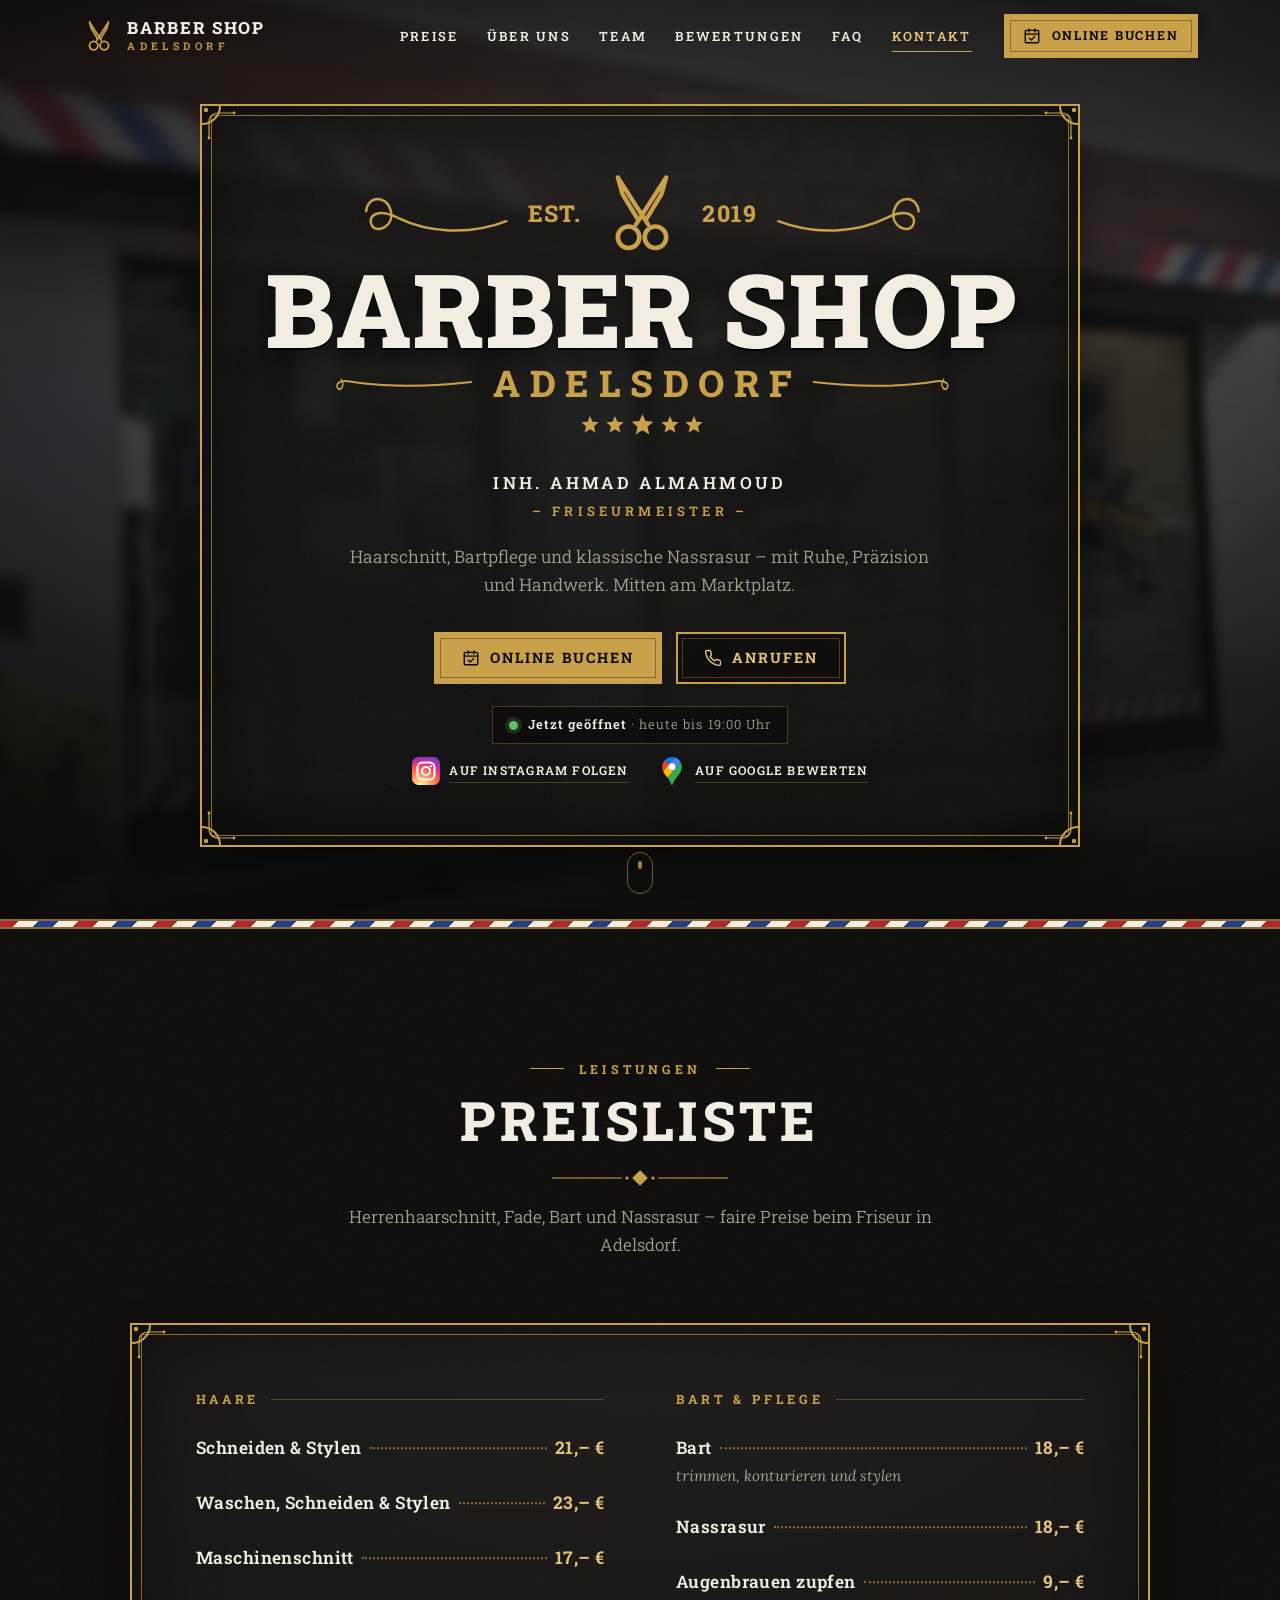
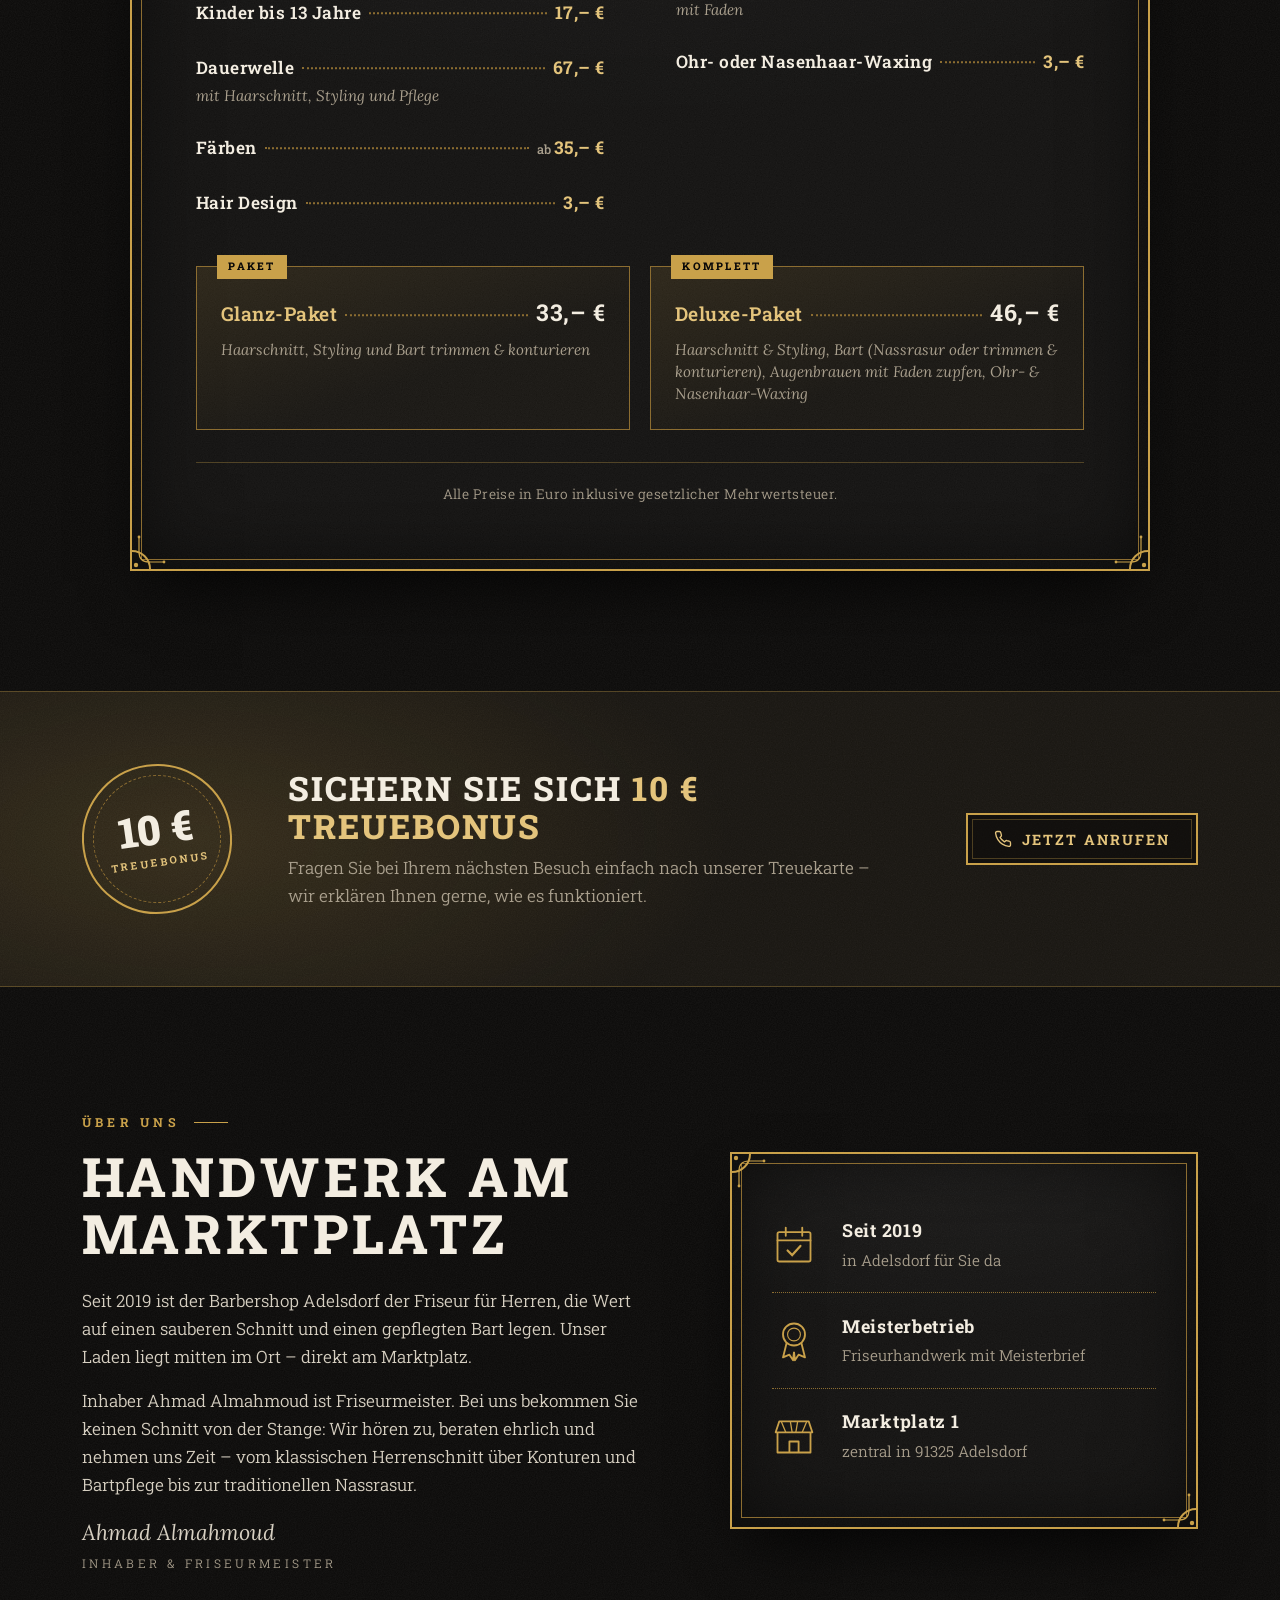
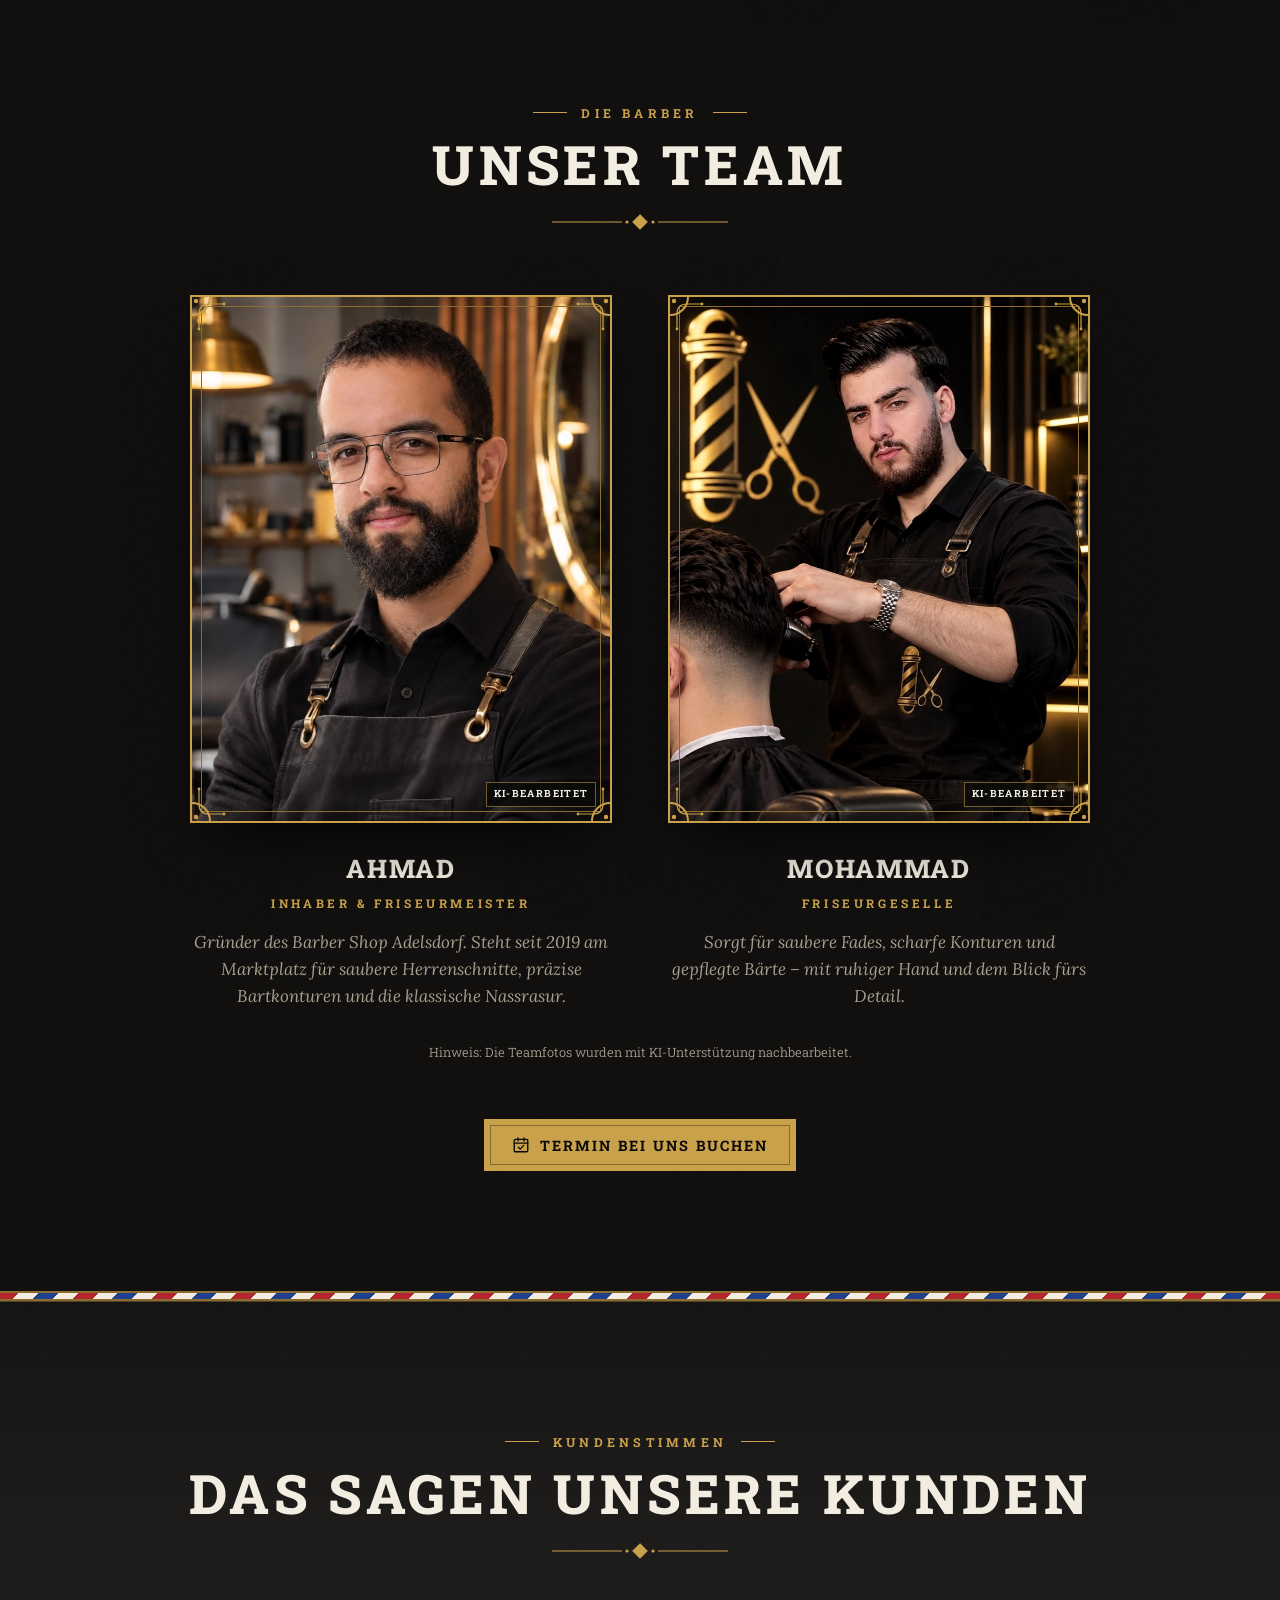
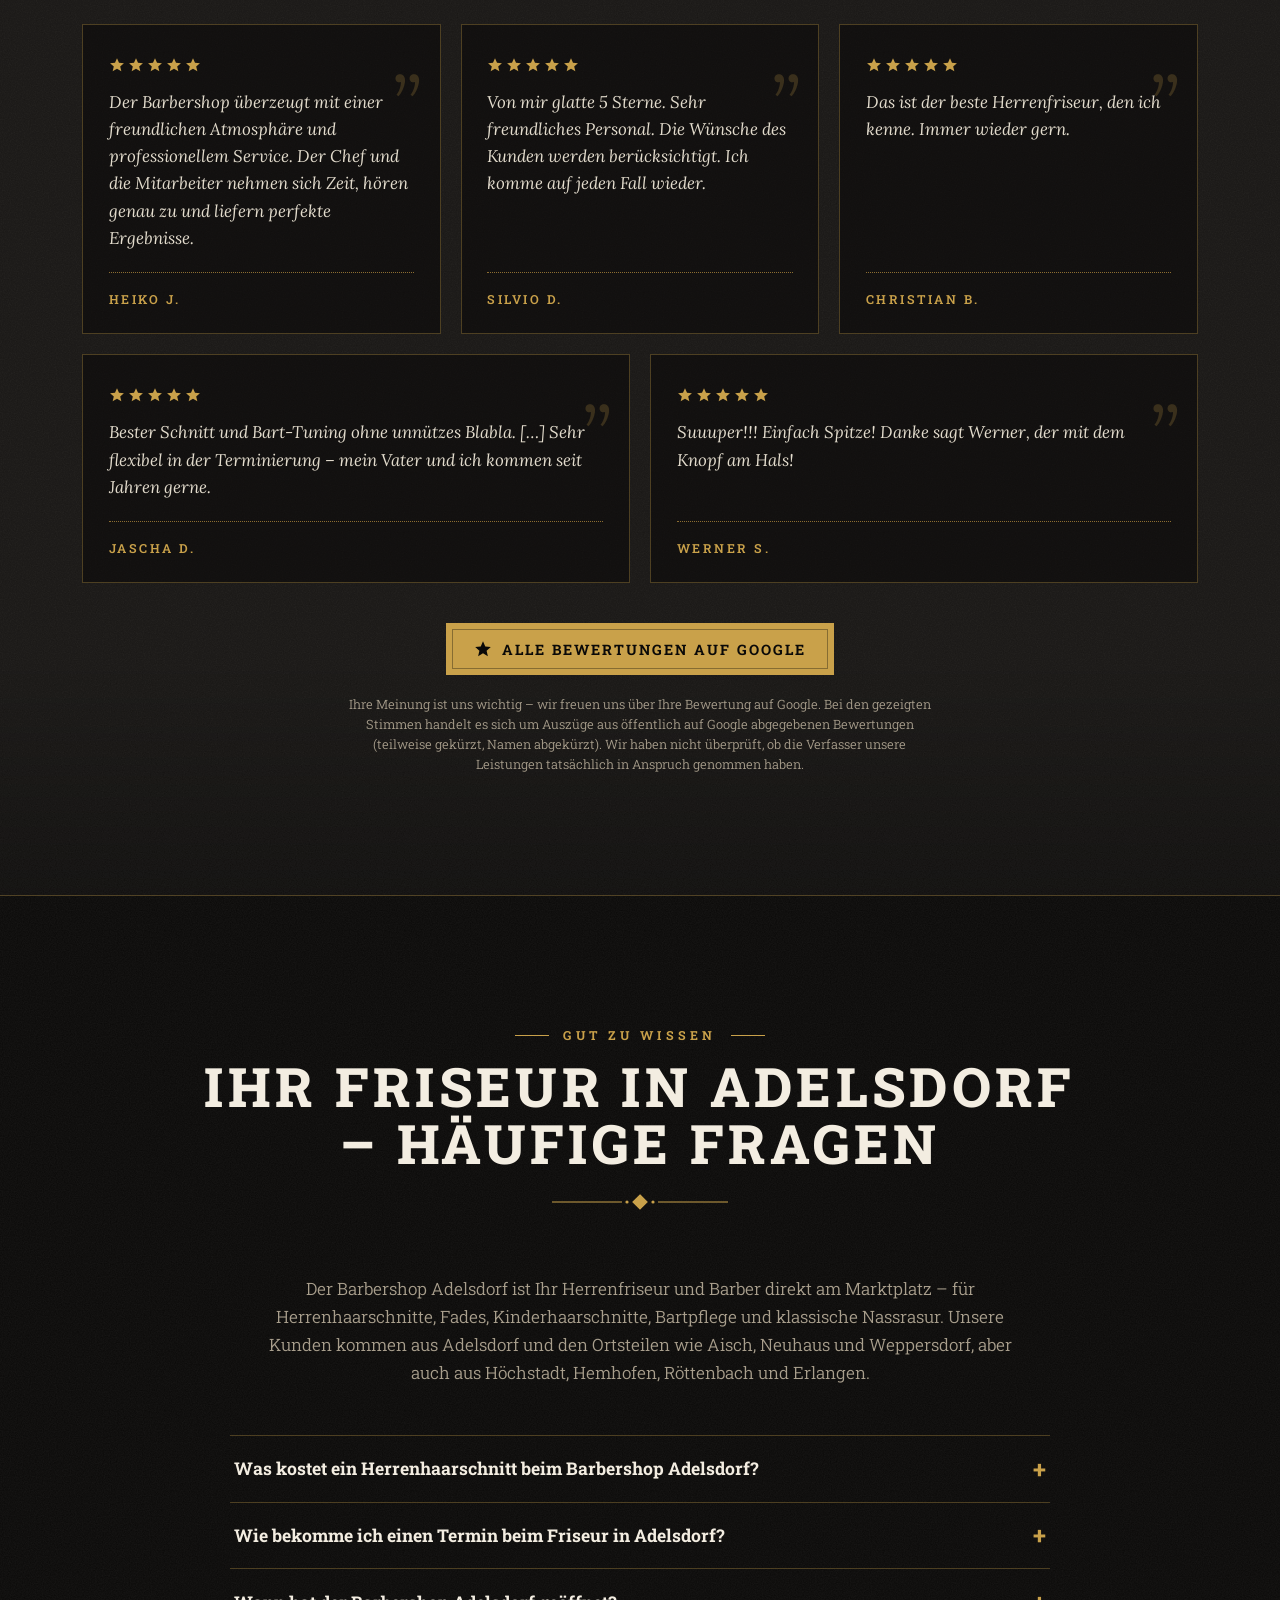
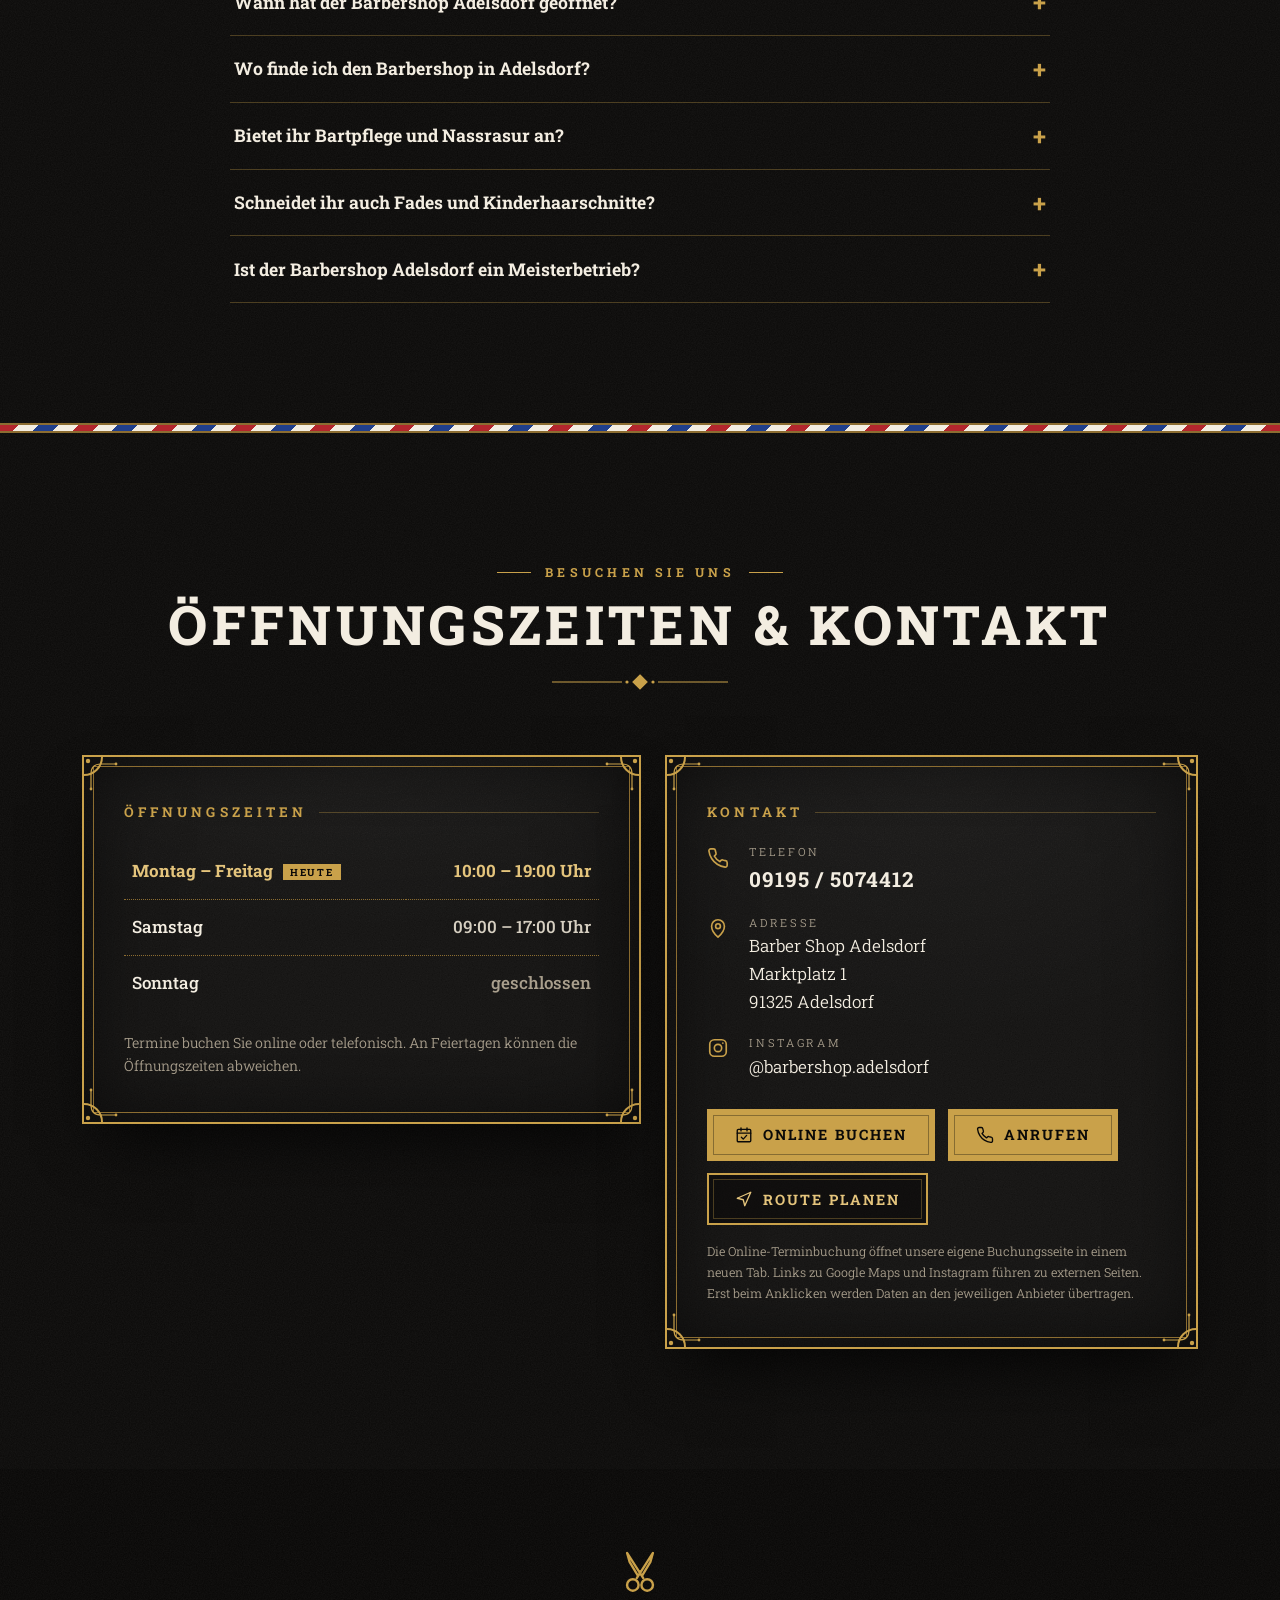
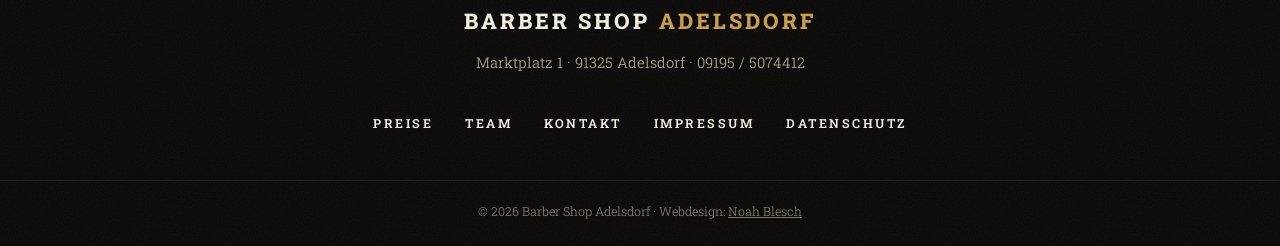
<file: index.html>
<!DOCTYPE html>
<html lang="de">
<head>
  <meta charset="utf-8">
  <meta name="viewport" content="width=device-width, initial-scale=1, viewport-fit=cover">
  <title>Barbershop Adelsdorf | Friseur &amp; Herrenfriseur am Marktplatz</title>
  <meta name="description" content="Ihr Friseur &amp; Barber in Adelsdorf: Herrenhaarschnitt ab 17 €, Fade, Bart &amp; Nassrasur vom Meisterbetrieb am Marktplatz 1. Termin online buchen oder 09195 5074412.">
  <meta name="robots" content="index, follow, max-image-preview:large">
  <meta name="theme-color" content="#0a0908">
  <meta name="format-detection" content="telephone=no">
  <meta name="geo.region" content="DE-BY">
  <meta name="geo.placename" content="Adelsdorf">
  <meta name="geo.position" content="49.7148062;10.8944612">
  <meta name="ICBM" content="49.7148062, 10.8944612">
  <link rel="canonical" href="https://barbershop-adelsdorf.de/">

  <meta property="og:type" content="website">
  <meta property="og:locale" content="de_DE">
  <meta property="og:site_name" content="Barbershop Adelsdorf">
  <meta property="og:title" content="Barbershop Adelsdorf – Friseur &amp; Herrenfriseur am Marktplatz">
  <meta property="og:description" content="Haarschnitt, Fade, Bart und Nassrasur vom Friseurmeister – mitten am Marktplatz in Adelsdorf.">
  <meta property="og:image:alt" content="Barbershop Adelsdorf – Friseur am Marktplatz">
  <meta property="og:url" content="https://barbershop-adelsdorf.de/">
  <meta property="og:image" content="https://barbershop-adelsdorf.de/assets/img/og-image.jpg">
  <meta property="og:image:width" content="1200">
  <meta property="og:image:height" content="630">
  <meta name="twitter:card" content="summary_large_image">

  <link rel="icon" href="favicon.ico" sizes="any">
  <link rel="icon" type="image/png" sizes="48x48" href="favicon-48x48.png">
  <link rel="icon" type="image/png" sizes="192x192" href="android-chrome-192x192.png">
  <link rel="icon" type="image/png" sizes="32x32" href="favicon-32x32.png">
  <link rel="icon" type="image/png" sizes="16x16" href="favicon-16x16.png">
  <link rel="apple-touch-icon" href="apple-touch-icon.png">
  <link rel="manifest" href="site.webmanifest">

  <link rel="preload" href="assets/fonts/roboto-slab-latin.woff2" as="font" type="font/woff2" crossorigin>
  <link rel="preload" href="assets/img/salon-fassade.jpg" as="image" media="(min-width: 701px)">
  <link rel="preload" href="assets/img/salon-fassade-m.jpg" as="image" media="(max-width: 700px)">
  <link rel="stylesheet" href="assets/css/style.css?v=3">

  <script type="application/ld+json">
  {
    "@context": "https://schema.org",
    "@graph": [
      {
        "@type": "HairSalon",
        "@id": "https://barbershop-adelsdorf.de/#salon",
        "name": "Barbershop Adelsdorf",
        "alternateName": ["Barber Shop Adelsdorf", "Barbershop Adelsdorf – Friseurmeister Ahmad Almahmoud"],
        "description": "Barbershop und Herrenfriseur in Adelsdorf am Marktplatz: Herrenhaarschnitt, Fade, Kinderhaarschnitt, Bartpflege und klassische Nassrasur vom Friseurmeister.",
        "url": "https://barbershop-adelsdorf.de/",
        "logo": "https://barbershop-adelsdorf.de/android-chrome-512x512.png",
        "image": [
          "https://barbershop-adelsdorf.de/assets/img/og-image.jpg",
          "https://barbershop-adelsdorf.de/assets/img/salon-fassade.jpg"
        ],
        "telephone": "+49 9195 5074412",
        "email": "info@barbershop-adelsdorf.de",
        "potentialAction": {
          "@type": "ReserveAction",
          "name": "Termin online buchen",
          "target": {
            "@type": "EntryPoint",
            "urlTemplate": "https://termin.barbershop-adelsdorf.de/",
            "inLanguage": "de",
            "actionPlatform": ["https://schema.org/DesktopWebPlatform", "https://schema.org/MobileWebPlatform"]
          },
          "result": {"@type": "Reservation", "name": "Friseurtermin"}
        },
        "priceRange": "€",
        "currenciesAccepted": "EUR",
        "foundingDate": "2019",
        "founder": { "@type": "Person", "name": "Ahmad Almahmoud", "jobTitle": "Friseurmeister" },
        "address": {
          "@type": "PostalAddress",
          "streetAddress": "Marktplatz 1",
          "postalCode": "91325",
          "addressLocality": "Adelsdorf",
          "addressRegion": "Bayern",
          "addressCountry": "DE"
        },
        "geo": { "@type": "GeoCoordinates", "latitude": 49.7148062, "longitude": 10.8944612 },
        "hasMap": "https://maps.google.com/?cid=13310256550345395883",
        "openingHoursSpecification": [
          { "@type": "OpeningHoursSpecification", "dayOfWeek": ["Monday", "Tuesday", "Wednesday", "Thursday", "Friday"], "opens": "10:00", "closes": "19:00" },
          { "@type": "OpeningHoursSpecification", "dayOfWeek": "Saturday", "opens": "09:00", "closes": "17:00" }
        ],
        "areaServed": [
          { "@type": "City", "name": "Adelsdorf" },
          { "@type": "City", "name": "Höchstadt an der Aisch" },
          { "@type": "City", "name": "Hemhofen" },
          { "@type": "City", "name": "Röttenbach" },
          { "@type": "City", "name": "Heroldsbach" },
          { "@type": "City", "name": "Hallerndorf" },
          { "@type": "City", "name": "Erlangen" },
          { "@type": "City", "name": "Forchheim" }
        ],
        "knowsAbout": ["Herrenhaarschnitt", "Fade", "Bartpflege", "Bart trimmen", "Nassrasur", "Kinderhaarschnitt", "Haare färben", "Dauerwelle"],
        "hasOfferCatalog": {
          "@type": "OfferCatalog",
          "name": "Preisliste",
          "itemListElement": [
            { "@type": "Offer", "itemOffered": { "@type": "Service", "name": "Herrenhaarschnitt – Schneiden & Stylen" }, "price": "21.00", "priceCurrency": "EUR" },
            { "@type": "Offer", "itemOffered": { "@type": "Service", "name": "Waschen, Schneiden & Stylen" }, "price": "23.00", "priceCurrency": "EUR" },
            { "@type": "Offer", "itemOffered": { "@type": "Service", "name": "Maschinenschnitt" }, "price": "17.00", "priceCurrency": "EUR" },
            { "@type": "Offer", "itemOffered": { "@type": "Service", "name": "Kinderhaarschnitt bis 13 Jahre" }, "price": "17.00", "priceCurrency": "EUR" },
            { "@type": "Offer", "itemOffered": { "@type": "Service", "name": "Bart trimmen, konturieren & stylen" }, "price": "18.00", "priceCurrency": "EUR" },
            { "@type": "Offer", "itemOffered": { "@type": "Service", "name": "Nassrasur" }, "price": "18.00", "priceCurrency": "EUR" },
            { "@type": "Offer", "itemOffered": { "@type": "Service", "name": "Glanz-Paket: Haarschnitt, Styling & Bart" }, "price": "33.00", "priceCurrency": "EUR" },
            { "@type": "Offer", "itemOffered": { "@type": "Service", "name": "Deluxe-Paket" }, "price": "46.00", "priceCurrency": "EUR" },
            { "@type": "Offer", "itemOffered": { "@type": "Service", "name": "Dauerwelle mit Haarschnitt" }, "price": "67.00", "priceCurrency": "EUR" },
            { "@type": "Offer", "itemOffered": { "@type": "Service", "name": "Haare färben" }, "priceSpecification": { "@type": "PriceSpecification", "minPrice": "35.00", "priceCurrency": "EUR" } }
          ]
        },
        "sameAs": [
          "https://www.instagram.com/barbershop.adelsdorf/",
          "https://maps.google.com/?cid=13310256550345395883"
        ]
      },
      {
        "@type": "WebSite",
        "@id": "https://barbershop-adelsdorf.de/#website",
        "url": "https://barbershop-adelsdorf.de/",
        "name": "Barbershop Adelsdorf",
        "inLanguage": "de-DE",
        "publisher": { "@id": "https://barbershop-adelsdorf.de/#salon" }
      },
      {
        "@type": "FAQPage",
        "@id": "https://barbershop-adelsdorf.de/#faq",
        "mainEntity": [
          {"@type": "Question", "name": "Was kostet ein Herrenhaarschnitt beim Barbershop Adelsdorf?", "acceptedAnswer": {"@type": "Answer", "text": "Schneiden und Stylen kostet 21 €, mit Waschen 23 €. Ein Maschinenschnitt kostet 17 €, Kinder bis 13 Jahre zahlen ebenfalls 17 €. Bart trimmen und konturieren gibt es für 18 €, Haarschnitt mit Bart im Glanz-Paket für 33 €."}},
          {"@type": "Question", "name": "Wie bekomme ich einen Termin beim Friseur in Adelsdorf?", "acceptedAnswer": {"@type": "Answer", "text": "Am einfachsten buchen Sie online unter termin.barbershop-adelsdorf.de. Dort sehen Sie sofort, wann bei Ahmad oder Mohammad ein Platz frei ist. Gerne nehmen wir Ihren Termin auch telefonisch an: 09195 5074412."}},
          {"@type": "Question", "name": "Wann hat der Barbershop Adelsdorf geöffnet?", "acceptedAnswer": {"@type": "Answer", "text": "Montag bis Freitag von 10:00 bis 19:00 Uhr und Samstag von 9:00 bis 17:00 Uhr. Sonntag ist geschlossen. An Feiertagen können die Öffnungszeiten abweichen."}},
          {"@type": "Question", "name": "Wo finde ich den Barbershop in Adelsdorf?", "acceptedAnswer": {"@type": "Answer", "text": "Direkt am Marktplatz 1 in 91325 Adelsdorf, mitten im Ort. Wir sind auch für Kunden aus Höchstadt an der Aisch, Hemhofen, Röttenbach, Heroldsbach, Hallerndorf, Erlangen und Forchheim schnell erreichbar."}},
          {"@type": "Question", "name": "Bietet ihr Bartpflege und Nassrasur an?", "acceptedAnswer": {"@type": "Answer", "text": "Ja. Wir trimmen, konturieren und stylen Ihren Bart (18 €) und bieten die klassische Nassrasur mit dem Messer an (18 €). Im Deluxe-Paket für 46 € sind Haarschnitt, Bart, Augenbrauen mit Faden und Ohr- und Nasenhaar-Waxing enthalten."}},
          {"@type": "Question", "name": "Schneidet ihr auch Fades und Kinderhaarschnitte?", "acceptedAnswer": {"@type": "Answer", "text": "Ja. Fades, Skin Fades, Konturen und klassische Herrenschnitte gehören zu unserem Alltag. Kinder bis 13 Jahre schneiden wir für 17 €."}},
          {"@type": "Question", "name": "Ist der Barbershop Adelsdorf ein Meisterbetrieb?", "acceptedAnswer": {"@type": "Answer", "text": "Ja. Inhaber Ahmad ist Friseurmeister und führt den Barbershop am Marktplatz seit 2019."}}
        ]
      }
    ]
  }
  </script>
</head>
<body>
  <!-- SVG-Symbole (einmal definiert, mehrfach verwendet) -->
  <svg width="0" height="0" style="position:absolute" aria-hidden="true" focusable="false">
    <defs>
      <symbol id="i-scissors" viewBox="0 0 64 64" fill="none" stroke="currentColor" stroke-linecap="round" stroke-linejoin="round">
        <path d="M27.5 40.5 L50 5.5 L46.5 18 L35 37" stroke-width="3.2"/>
        <path d="M36.5 40.5 L14 5.5 L17.5 18 L29 37" stroke-width="3.2"/>
        <circle cx="22" cy="50" r="8" stroke-width="3.4"/>
        <circle cx="42" cy="50" r="8" stroke-width="3.4"/>
        <circle cx="32" cy="31.5" r="1.8" fill="currentColor" stroke="none"/>
      </symbol>
      <symbol id="i-corner" viewBox="0 0 46 46" fill="none" stroke="currentColor">
        <path d="M2 20 A18 18 0 0 0 20 2" stroke-width="2"/>
        <path d="M9 34 V19 Q9 9 19 9 H34" stroke-width="1.2"/>
        <circle cx="6" cy="6" r="2.2" fill="currentColor" stroke="none"/>
        <circle cx="34" cy="9" r="1.4" fill="currentColor" stroke="none"/>
        <circle cx="9" cy="34" r="1.4" fill="currentColor" stroke="none"/>
      </symbol>
      <symbol id="i-flourish" viewBox="0 0 180 55" fill="none" stroke="currentColor" stroke-width="3" stroke-linecap="round">
        <path d="M176 38C130 56 78 51 46 35C20 21 6 31 12 43C18 54 40 44 35 25C30 6 7 6 5 26"/>
      </symbol>
      <symbol id="i-swash" viewBox="0 0 200 20" fill="none" stroke="currentColor" stroke-width="2" stroke-linecap="round">
        <path d="M198 9C140 14 70 14 26 8.5C11 6.5 4 11 8 15C12 19 19 12 13 6.5"/>
      </symbol>
      <symbol id="i-divider" viewBox="0 0 180 18" fill="none" stroke="currentColor" stroke-width="1.2">
        <path d="M2 9 H72 M108 9 H178"/>
        <path d="M90 2 L97 9 L90 16 L83 9 Z" fill="currentColor"/>
        <circle cx="77" cy="9" r="1.6" fill="currentColor" stroke="none"/>
        <circle cx="103" cy="9" r="1.6" fill="currentColor" stroke="none"/>
      </symbol>
      <symbol id="i-star" viewBox="0 0 24 24"><path fill="currentColor" d="M12 1.8l3 6.9 7.4.6-5.6 4.9 1.7 7.3L12 17.6l-6.5 3.9 1.7-7.3L1.6 9.3 9 8.7z"/></symbol>
      <symbol id="i-phone" viewBox="0 0 24 24" fill="none" stroke="currentColor" stroke-width="1.8" stroke-linecap="round" stroke-linejoin="round"><path d="M22 16.9v3a2 2 0 0 1-2.2 2 19.8 19.8 0 0 1-8.6-3.1 19.5 19.5 0 0 1-6-6A19.8 19.8 0 0 1 2.1 4.2 2 2 0 0 1 4.1 2h3a2 2 0 0 1 2 1.7c.1 1 .4 1.9.7 2.8a2 2 0 0 1-.5 2.1L8 9.9a16 16 0 0 0 6 6l1.3-1.3a2 2 0 0 1 2.1-.4c.9.3 1.8.6 2.8.7a2 2 0 0 1 1.7 2z"/></symbol>
      <symbol id="i-pin" viewBox="0 0 24 24" fill="none" stroke="currentColor" stroke-width="1.8" stroke-linecap="round" stroke-linejoin="round"><path d="M12 22s-7-6.2-7-12a7 7 0 0 1 14 0c0 5.8-7 12-7 12z"/><circle cx="12" cy="10" r="2.6"/></symbol>
      <symbol id="i-clock" viewBox="0 0 24 24" fill="none" stroke="currentColor" stroke-width="1.8" stroke-linecap="round"><circle cx="12" cy="12" r="9"/><path d="M12 7v5l3.2 2"/></symbol>
      <symbol id="i-camera" viewBox="0 0 24 24" fill="none" stroke="currentColor" stroke-width="1.8"><rect x="3" y="3" width="18" height="18" rx="5"/><circle cx="12" cy="12" r="4"/><circle cx="17.3" cy="6.7" r=".9" fill="currentColor" stroke="none"/></symbol>
      <!-- Farbige Marken-Icons für die beiden Links im Kopfbereich -->
      <radialGradient id="ig-farbe" cx="0.3" cy="1.07" r="1.5">
        <stop offset="0" stop-color="#fdf497"/><stop offset=".05" stop-color="#fdf497"/><stop offset=".45" stop-color="#fd5949"/><stop offset=".6" stop-color="#d6249f"/><stop offset=".9" stop-color="#285aeb"/>
      </radialGradient>
      <symbol id="i-instagram" viewBox="0 0 24 24">
        <rect width="24" height="24" rx="5.6" fill="url(#ig-farbe)"/>
        <rect x="4.7" y="4.7" width="14.6" height="14.6" rx="4.2" fill="none" stroke="#fff" stroke-width="1.7"/>
        <circle cx="12" cy="12" r="3.45" fill="none" stroke="#fff" stroke-width="1.7"/>
        <circle cx="16.25" cy="7.75" r="1.05" fill="#fff"/>
      </symbol>
      <symbol id="i-gmaps" viewBox="-20 0 132.3 132.3">
        <circle cx="46.2" cy="46.1" r="18.2" fill="#fff"/>
        <path fill="#1a73e8" d="M60.2 2.2C55.8.8 51 0 46.1 0 32 0 19.3 6.4 10.8 16.5l21.8 18.3L60.2 2.2z"/>
        <path fill="#ea4335" d="M10.8 16.5C4.1 24.5 0 34.9 0 46.1c0 8.7 1.7 15.7 4.6 22l28-33.3-21.8-18.3z"/>
        <path fill="#4285f4" d="M46.2 28.5c9.8 0 17.7 7.9 17.7 17.7 0 4.3-1.6 8.3-4.2 11.4 0 0 13.9-16.6 27.5-32.7-5.6-10.8-15.3-19-27-22.7L32.6 34.8c3.3-3.8 8.1-6.3 13.6-6.3"/>
        <path fill="#fbbc04" d="M46.2 63.8c-9.8 0-17.7-7.9-17.7-17.7 0-4.3 1.5-8.3 4.1-11.3l-28 33.3c4.8 10.6 12.8 19.2 21 29.9l34.1-40.5c-3.3 3.9-8.1 6.3-13.5 6.3"/>
        <path fill="#34a853" d="M59.1 109.2c15.4-24.1 33.3-35 33.3-63 0-7.7-1.9-14.9-5.2-21.3L25.6 98c2.6 3.4 5.3 7.3 7.9 11.3 9.4 14.5 6.8 23.1 12.8 23.1s3.4-8.7 12.8-23.2"/>
      </symbol>
      <symbol id="i-route" viewBox="0 0 24 24" fill="none" stroke="currentColor" stroke-width="1.8" stroke-linecap="round" stroke-linejoin="round"><path d="M3 11l18-8-8 18-2-8z"/></symbol>
      <symbol id="i-calendar" viewBox="0 0 48 48" fill="none" stroke="currentColor" stroke-width="2" stroke-linecap="round"><rect x="6" y="10" width="36" height="32" rx="2"/><path d="M6 19h36M15 5v9M33 5v9"/><path d="M17 30l5 5 9-10" stroke-width="2.4"/></symbol>
      <symbol id="i-medal" viewBox="0 0 48 48" fill="none" stroke="currentColor" stroke-width="2" stroke-linejoin="round"><circle cx="24" cy="18" r="12"/><circle cx="24" cy="18" r="7" stroke-width="1.2"/><path d="M16 27l-4 16 7-3 4 6 1-9M32 27l4 16-7-3-4 6-1-9"/></symbol>
      <symbol id="i-shop" viewBox="0 0 48 48" fill="none" stroke="currentColor" stroke-width="2" stroke-linejoin="round"><path d="M6 20v22h36V20"/><path d="M4 20l4-12h32l4 12z"/><path d="M19 42V30h10v12"/><path d="M10 8l5 12M20 8l2 12M28 8l-2 12M38 8l-5 12" stroke-width="1.4"/></symbol>
      <symbol id="i-cal" viewBox="0 0 24 24" fill="none" stroke="currentColor" stroke-width="1.8" stroke-linecap="round" stroke-linejoin="round"><rect x="3" y="4.5" width="18" height="16.5" rx="1.5"/><path d="M3 9.5h18M8 2.5v4M16 2.5v4M8.5 15l2.5 2.5 4.5-5"/></symbol>
    </defs>
  </svg>

  <a class="skip-link" href="#main">Zum Inhalt springen</a>

  <header class="site-header">
    <div class="wrap">
      <a class="brand-mini" href="#top" aria-label="Barber Shop Adelsdorf – zum Seitenanfang">
        <svg aria-hidden="true"><use href="#i-scissors"/></svg>
        <span class="brand-mini__text">
          <span class="brand-mini__name">Barber Shop</span>
          <span class="brand-mini__place">Adelsdorf</span>
        </span>
      </a>

      <nav class="nav" id="nav" aria-label="Hauptnavigation">
        <ul class="nav__list">
          <li><a href="#preise">Preise</a></li>
          <li><a href="#ueber-uns">Über uns</a></li>
          <li><a href="#team">Team</a></li>
          <li><a href="#bewertungen">Bewertungen</a></li>
          <li><a href="#faq">FAQ</a></li>
          <li><a href="#kontakt">Kontakt</a></li>
        </ul>
        <a class="btn nav__phone js-booking" href="#kontakt" hidden>
          <svg aria-hidden="true"><use href="#i-cal"/></svg>Online buchen
        </a>
        <a class="btn nav__phone js-no-booking" href="tel:+4991955074412">
          <svg aria-hidden="true"><use href="#i-phone"/></svg>09195 / 5074412
        </a>
      </nav>

      <button class="menu-btn" type="button" aria-expanded="false" aria-controls="nav" aria-label="Menü öffnen"><span></span></button>
    </div>
  </header>

  <main id="main">
    <!-- ============ HERO ============ -->
    <section class="hero" id="top" aria-label="Willkommen">
      <div class="hero__bg" role="img" aria-label="Ladenfront des Barber Shop Adelsdorf am Marktplatz"></div>

      <div class="hero__inner">
        <div class="frame hero__frame">
          <svg class="frame__corner frame__corner--tl" aria-hidden="true"><use href="#i-corner"/></svg>
          <svg class="frame__corner frame__corner--tr" aria-hidden="true"><use href="#i-corner"/></svg>
          <svg class="frame__corner frame__corner--bl" aria-hidden="true"><use href="#i-corner"/></svg>
          <svg class="frame__corner frame__corner--br" aria-hidden="true"><use href="#i-corner"/></svg>

          <div class="lockup">
            <div class="lockup__top" aria-hidden="true">
              <svg class="lockup__flourish" viewBox="0 0 180 55"><use href="#i-flourish"/></svg>
              <span class="lockup__est">EST.</span>
              <svg class="lockup__scissors" viewBox="0 0 64 64"><use href="#i-scissors"/></svg>
              <span class="lockup__est">2019</span>
              <svg class="lockup__flourish lockup__flourish--r" viewBox="0 0 180 55"><use href="#i-flourish"/></svg>
            </div>
            <h1 class="lockup__name">Barber Shop <span class="sr-only">Adelsdorf – Friseur &amp; Herrenfriseur seit 2019</span></h1>
            <div class="lockup__place" aria-hidden="true">
              <span class="lockup__line"><svg viewBox="0 0 200 20" preserveAspectRatio="none"><use href="#i-swash"/></svg></span>
              <span>Adelsdorf</span>
              <span class="lockup__line lockup__line--r"><svg viewBox="0 0 200 20" preserveAspectRatio="none"><use href="#i-swash"/></svg></span>
            </div>
            <div class="lockup__stars" aria-hidden="true">
              <svg viewBox="0 0 24 24"><use href="#i-star"/></svg>
              <svg viewBox="0 0 24 24"><use href="#i-star"/></svg>
              <svg viewBox="0 0 24 24"><use href="#i-star"/></svg>
              <svg viewBox="0 0 24 24"><use href="#i-star"/></svg>
              <svg viewBox="0 0 24 24"><use href="#i-star"/></svg>
            </div>
          </div>

          <p class="hero__owner">Inh. Ahmad Almahmoud <span class="hero__title">– Friseurmeister –</span></p>
          <p class="hero__lead">Haarschnitt, Bartpflege und klassische Nassrasur – mit Ruhe, Präzision und Handwerk. Mitten am Marktplatz.</p>

          <div class="hero__actions">
            <a class="btn js-booking" href="#kontakt" hidden>
              <svg aria-hidden="true"><use href="#i-cal"/></svg>Online buchen
            </a>
            <a class="btn js-phone-cta" href="tel:+4991955074412">
              <svg aria-hidden="true"><use href="#i-phone"/></svg><span>Termin vereinbaren</span>
            </a>
            <a class="btn btn--ghost js-no-booking" href="#preise">Zur Preisliste</a>
          </div>

          <div class="hero__meta">
          <p class="status" hidden><span class="status__dot" aria-hidden="true"></span><span class="status__text"></span></p>
          <ul class="hero__social">
            <li><a href="https://www.instagram.com/barbershop.adelsdorf/" target="_blank" rel="noopener noreferrer" aria-label="Uns auf Instagram folgen (öffnet Instagram in neuem Tab)"><svg aria-hidden="true"><use href="#i-instagram"/></svg><span>Auf Instagram folgen</span></a></li>
            <li><a href="https://g.page/r/CatOp9DPh7e4EBM/review" target="_blank" rel="noopener noreferrer" aria-label="Uns auf Google bewerten (öffnet das Bewertungsfenster von Google in neuem Tab)"><svg aria-hidden="true"><use href="#i-gmaps"/></svg><span>Auf Google bewerten</span></a></li>
          </ul>
          </div>
        </div>
      </div>

      <a class="hero__scroll" href="#preise" aria-label="Weiter zur Preisliste"></a>
    </section>

    <div class="pole" aria-hidden="true"></div>

    <!-- ============ PREISLISTE ============ -->
    <section class="section" id="preise" aria-labelledby="preise-title">
      <div class="wrap">
        <header class="heading reveal">
          <span class="heading__eyebrow">Leistungen</span>
          <h2 id="preise-title">Preisliste</h2>
          <div class="divider" aria-hidden="true"><svg viewBox="0 0 180 18"><use href="#i-divider"/></svg></div>
          <p>Herrenhaarschnitt, Fade, Bart und Nassrasur – faire Preise beim Friseur in Adelsdorf.</p>
        </header>

        <div class="frame menu reveal">
          <svg class="frame__corner frame__corner--tl" aria-hidden="true"><use href="#i-corner"/></svg>
          <svg class="frame__corner frame__corner--tr" aria-hidden="true"><use href="#i-corner"/></svg>
          <svg class="frame__corner frame__corner--bl" aria-hidden="true"><use href="#i-corner"/></svg>
          <svg class="frame__corner frame__corner--br" aria-hidden="true"><use href="#i-corner"/></svg>

          <div class="menu__cols">
            <div class="menu__group">
              <h3>Haare</h3>
              <ul class="price-list">
                <li class="price"><div class="price__row"><span class="price__name">Schneiden &amp; Stylen</span><span class="price__dots"></span><span class="price__value">21,– €</span></div></li>
                <li class="price"><div class="price__row"><span class="price__name">Waschen, Schneiden &amp; Stylen</span><span class="price__dots"></span><span class="price__value">23,– €</span></div></li>
                <li class="price"><div class="price__row"><span class="price__name">Maschinenschnitt</span><span class="price__dots"></span><span class="price__value">17,– €</span></div></li>
                <li class="price"><div class="price__row"><span class="price__name">Kinder bis 13 Jahre</span><span class="price__dots"></span><span class="price__value">17,– €</span></div></li>
                <li class="price">
                  <div class="price__row"><span class="price__name">Dauerwelle</span><span class="price__dots"></span><span class="price__value">67,– €</span></div>
                  <p class="price__desc">mit Haarschnitt, Styling und Pflege</p>
                </li>
                <li class="price"><div class="price__row"><span class="price__name">Färben</span><span class="price__dots"></span><span class="price__value"><small>ab</small>35,– €</span></div></li>
                <li class="price"><div class="price__row"><span class="price__name">Hair Design</span><span class="price__dots"></span><span class="price__value">3,– €</span></div></li>
              </ul>
            </div>

            <div class="menu__group">
              <h3>Bart &amp; Pflege</h3>
              <ul class="price-list">
                <li class="price">
                  <div class="price__row"><span class="price__name">Bart</span><span class="price__dots"></span><span class="price__value">18,– €</span></div>
                  <p class="price__desc">trimmen, konturieren und stylen</p>
                </li>
                <li class="price"><div class="price__row"><span class="price__name">Nassrasur</span><span class="price__dots"></span><span class="price__value">18,– €</span></div></li>
                <li class="price">
                  <div class="price__row"><span class="price__name">Augenbrauen zupfen</span><span class="price__dots"></span><span class="price__value">9,– €</span></div>
                  <p class="price__desc">mit Faden</p>
                </li>
                <li class="price"><div class="price__row"><span class="price__name">Ohr- oder Nasenhaar-Waxing</span><span class="price__dots"></span><span class="price__value">3,– €</span></div></li>
              </ul>
            </div>
          </div>

          <div class="packages">
            <article class="package">
              <span class="package__tag">Paket</span>
              <div class="price__row"><h3 class="price__name">Glanz-Paket</h3><span class="price__dots"></span><span class="price__value">33,– €</span></div>
              <p class="price__desc">Haarschnitt, Styling und Bart trimmen &amp; konturieren</p>
            </article>
            <article class="package">
              <span class="package__tag">Komplett</span>
              <div class="price__row"><h3 class="price__name">Deluxe-Paket</h3><span class="price__dots"></span><span class="price__value">46,– €</span></div>
              <p class="price__desc">Haarschnitt &amp; Styling, Bart (Nassrasur oder trimmen &amp; konturieren), Augenbrauen mit Faden zupfen, Ohr- &amp; Nasenhaar-Waxing</p>
            </article>
          </div>

          <p class="menu__note">Alle Preise in Euro inklusive gesetzlicher Mehrwertsteuer.</p>
        </div>
      </div>
    </section>

    <!-- ============ TREUEKARTE ============ -->
    <section class="loyalty" aria-labelledby="treue-title">
      <div class="wrap reveal">
        <div class="stamp" aria-hidden="true">
          <div><b>10 €</b><span>Treuebonus</span></div>
        </div>
        <div>
          <h2 id="treue-title">Sichern Sie sich <em>10 € Treuebonus</em></h2>
          <p>Fragen Sie bei Ihrem nächsten Besuch einfach nach unserer Treuekarte – wir erklären Ihnen gerne, wie es funktioniert.</p>
        </div>
        <a class="btn btn--ghost" href="tel:+4991955074412"><svg aria-hidden="true"><use href="#i-phone"/></svg>Jetzt anrufen</a>
      </div>
    </section>

    <!-- ============ ÜBER UNS ============ -->
    <section class="section" id="ueber-uns" aria-labelledby="about-title">
      <div class="wrap about">
        <div class="about__text reveal">
          <header class="heading">
            <span class="heading__eyebrow">Über uns</span>
            <h2 id="about-title">Handwerk am Marktplatz</h2>
          </header>
          <p>Seit 2019 ist der Barbershop Adelsdorf der Friseur für Herren, die Wert auf einen sauberen Schnitt und einen gepflegten Bart legen. Unser Laden liegt mitten im Ort – direkt am Marktplatz.</p>
          <p>Inhaber Ahmad Almahmoud ist Friseurmeister. Bei uns bekommen Sie keinen Schnitt von der Stange: Wir hören zu, beraten ehrlich und nehmen uns Zeit – vom klassischen Herrenschnitt über Konturen und Bartpflege bis zur traditionellen Nassrasur.</p>
          <p class="about__sign">Ahmad Almahmoud<span>Inhaber &amp; Friseurmeister</span></p>
        </div>

        <div class="frame facts reveal" style="--d:.1s">
          <svg class="frame__corner frame__corner--tl" aria-hidden="true"><use href="#i-corner"/></svg>
          <svg class="frame__corner frame__corner--br" aria-hidden="true"><use href="#i-corner"/></svg>
          <ul class="facts__list">
          <li class="fact">
            <svg aria-hidden="true"><use href="#i-calendar"/></svg>
            <div><b>Seit 2019</b><span>in Adelsdorf für Sie da</span></div>
          </li>
          <li class="fact">
            <svg aria-hidden="true"><use href="#i-medal"/></svg>
            <div><b>Meisterbetrieb</b><span>Friseurhandwerk mit Meisterbrief</span></div>
          </li>
          <li class="fact">
            <svg aria-hidden="true"><use href="#i-shop"/></svg>
            <div><b>Marktplatz 1</b><span>zentral in 91325 Adelsdorf</span></div>
          </li>
          </ul>
        </div>
      </div>
    </section>

    <!-- ============ TEAM ============
         Fotos: assets/img/team/barber-1.jpg (Ahmad) und barber-2.jpg (Mohammad)
         (Hochformat 4:5, 800 × 1000 px, JPG).
         Fehlt ein Foto, wird automatisch ein Monogramm angezeigt.
         Die Fotos sind KI-nachbearbeitet und deshalb mit „KI-bearbeitet“ gekennzeichnet
         (Hinweis auch im Impressum unter Bildnachweis). Bei unbearbeiteten Fotos entfernen. -->
    <section class="section section--team" id="team" aria-labelledby="team-title">
      <div class="wrap">
        <header class="heading reveal">
          <span class="heading__eyebrow">Die Barber</span>
          <h2 id="team-title">Unser Team</h2>
          <div class="divider" aria-hidden="true"><svg viewBox="0 0 180 18"><use href="#i-divider"/></svg></div>
        </header>

        <div class="team">
          <figure class="barber reveal">
            <div class="frame barber__photo">
              <svg class="frame__corner frame__corner--tl" aria-hidden="true"><use href="#i-corner"/></svg>
              <svg class="frame__corner frame__corner--tr" aria-hidden="true"><use href="#i-corner"/></svg>
              <svg class="frame__corner frame__corner--bl" aria-hidden="true"><use href="#i-corner"/></svg>
              <svg class="frame__corner frame__corner--br" aria-hidden="true"><use href="#i-corner"/></svg>
              <span class="barber__monogram" aria-hidden="true">A</span>
              <img src="assets/img/team/barber-1.jpg" alt="Ahmad, Inhaber und Friseurmeister des Barber Shop Adelsdorf" width="800" height="1000" loading="lazy" decoding="async" data-optional>
              <span class="barber__ai">KI-bearbeitet</span>
            </div>
            <figcaption class="barber__info">
              <h3 class="barber__name">Ahmad</h3>
              <p class="barber__role">Inhaber &amp; Friseurmeister</p>
              <p class="barber__text">Gründer des Barber Shop Adelsdorf. Steht seit 2019 am Marktplatz für saubere Herrenschnitte, präzise Bartkonturen und die klassische Nassrasur.</p>
            </figcaption>
          </figure>

          <figure class="barber reveal" style="--d:.1s">
            <div class="frame barber__photo">
              <svg class="frame__corner frame__corner--tl" aria-hidden="true"><use href="#i-corner"/></svg>
              <svg class="frame__corner frame__corner--tr" aria-hidden="true"><use href="#i-corner"/></svg>
              <svg class="frame__corner frame__corner--bl" aria-hidden="true"><use href="#i-corner"/></svg>
              <svg class="frame__corner frame__corner--br" aria-hidden="true"><use href="#i-corner"/></svg>
              <span class="barber__monogram" aria-hidden="true">M</span>
              <img src="assets/img/team/barber-2.jpg" alt="Mohammad, Friseurgeselle im Barber Shop Adelsdorf, bei einem Fade-Haarschnitt" width="800" height="1000" loading="lazy" decoding="async" data-optional>
              <span class="barber__ai">KI-bearbeitet</span>
            </div>
            <figcaption class="barber__info">
              <h3 class="barber__name">Mohammad</h3>
              <p class="barber__role">Friseurgeselle</p>
              <p class="barber__text">Sorgt für saubere Fades, scharfe Konturen und gepflegte Bärte – mit ruhiger Hand und dem Blick fürs Detail.</p>
            </figcaption>
          </figure>
        </div>

        <p class="team__note reveal">Hinweis: Die Teamfotos wurden mit KI-Unterstützung nachbearbeitet.</p>

        <div class="team__cta reveal">
          <a class="btn js-booking" href="#kontakt" hidden><svg aria-hidden="true"><use href="#i-cal"/></svg>Termin bei uns buchen</a>
          <a class="btn js-no-booking" href="tel:+4991955074412"><svg aria-hidden="true"><use href="#i-phone"/></svg>Termin vereinbaren</a>
        </div>
      </div>
    </section>

    <div class="pole" aria-hidden="true"></div>

    <!-- ============ BEWERTUNGEN ============ -->
    <section class="section section--alt" id="bewertungen" aria-labelledby="reviews-title">
      <div class="wrap">
        <header class="heading reveal">
          <span class="heading__eyebrow">Kundenstimmen</span>
          <h2 id="reviews-title">Das sagen unsere Kunden</h2>
          <div class="divider" aria-hidden="true"><svg viewBox="0 0 180 18"><use href="#i-divider"/></svg></div>
        </header>

        <div class="reviews">
          <figure class="review reveal">
            <div class="review__stars" role="img" aria-label="5 von 5 Sternen"><svg aria-hidden="true"><use href="#i-star"/></svg><svg aria-hidden="true"><use href="#i-star"/></svg><svg aria-hidden="true"><use href="#i-star"/></svg><svg aria-hidden="true"><use href="#i-star"/></svg><svg aria-hidden="true"><use href="#i-star"/></svg></div>
            <blockquote><p>Der Barbershop überzeugt mit einer freundlichen Atmosphäre und professionellem Service. Der Chef und die Mitarbeiter nehmen sich Zeit, hören genau zu und liefern perfekte Ergebnisse.</p></blockquote>
            <figcaption>Heiko J.</figcaption>
          </figure>
          <figure class="review reveal" style="--d:.08s">
            <div class="review__stars" role="img" aria-label="5 von 5 Sternen"><svg aria-hidden="true"><use href="#i-star"/></svg><svg aria-hidden="true"><use href="#i-star"/></svg><svg aria-hidden="true"><use href="#i-star"/></svg><svg aria-hidden="true"><use href="#i-star"/></svg><svg aria-hidden="true"><use href="#i-star"/></svg></div>
            <blockquote><p>Von mir glatte 5 Sterne. Sehr freundliches Personal. Die Wünsche des Kunden werden berücksichtigt. Ich komme auf jeden Fall wieder.</p></blockquote>
            <figcaption>Silvio D.</figcaption>
          </figure>
          <figure class="review reveal" style="--d:.16s">
            <div class="review__stars" role="img" aria-label="5 von 5 Sternen"><svg aria-hidden="true"><use href="#i-star"/></svg><svg aria-hidden="true"><use href="#i-star"/></svg><svg aria-hidden="true"><use href="#i-star"/></svg><svg aria-hidden="true"><use href="#i-star"/></svg><svg aria-hidden="true"><use href="#i-star"/></svg></div>
            <blockquote><p>Das ist der beste Herrenfriseur, den ich kenne. Immer wieder gern.</p></blockquote>
            <figcaption>Christian B.</figcaption>
          </figure>
          <figure class="review reveal">
            <div class="review__stars" role="img" aria-label="5 von 5 Sternen"><svg aria-hidden="true"><use href="#i-star"/></svg><svg aria-hidden="true"><use href="#i-star"/></svg><svg aria-hidden="true"><use href="#i-star"/></svg><svg aria-hidden="true"><use href="#i-star"/></svg><svg aria-hidden="true"><use href="#i-star"/></svg></div>
            <blockquote><p>Bester Schnitt und Bart-Tuning ohne unnützes Blabla. […] Sehr flexibel in der Terminierung – mein Vater und ich kommen seit Jahren gerne.</p></blockquote>
            <figcaption>Jascha D.</figcaption>
          </figure>
          <figure class="review reveal" style="--d:.08s">
            <div class="review__stars" role="img" aria-label="5 von 5 Sternen"><svg aria-hidden="true"><use href="#i-star"/></svg><svg aria-hidden="true"><use href="#i-star"/></svg><svg aria-hidden="true"><use href="#i-star"/></svg><svg aria-hidden="true"><use href="#i-star"/></svg><svg aria-hidden="true"><use href="#i-star"/></svg></div>
            <blockquote><p>Suuuper!!! Einfach Spitze! Danke sagt Werner, der mit dem Knopf am Hals!</p></blockquote>
            <figcaption>Werner S.</figcaption>
          </figure>
        </div>

        <div class="reviews__foot reveal">
          <div class="reviews__actions">
            <a class="btn" href="https://www.google.com/maps/place/Barbershop+Adelsdorf/@49.7148063,10.8918864,17z/data=!4m6!3m5!1s0x47a21dcc1e60949b:0xb8b787cfd0a74eab!8m2!3d49.7148062!4d10.8944612!16s%2Fg%2F11h6lq1mkh" target="_blank" rel="noopener noreferrer">
              <svg aria-hidden="true"><use href="#i-star"/></svg>Alle Bewertungen auf Google
            </a>
          </div>
          <p class="reviews__note">Ihre Meinung ist uns wichtig – wir freuen uns über Ihre Bewertung auf Google. Bei den gezeigten Stimmen handelt es sich um Auszüge aus öffentlich auf Google abgegebenen Bewertungen (teilweise gekürzt, Namen abgekürzt). Wir haben nicht überprüft, ob die Verfasser unsere Leistungen tatsächlich in Anspruch genommen haben.</p>
        </div>
      </div>
    </section>

    <!-- ============ FAQ / LOKALE INFOS (wichtig für Google) ============ -->
    <section class="section section--faq" id="faq" aria-labelledby="faq-title">
      <div class="wrap">
        <header class="heading reveal">
          <span class="heading__eyebrow">Gut zu wissen</span>
          <h2 id="faq-title">Ihr Friseur in Adelsdorf – häufige Fragen</h2>
          <div class="divider" aria-hidden="true"><svg viewBox="0 0 180 18"><use href="#i-divider"/></svg></div>
        </header>
        <p class="faq__intro reveal">Der Barbershop Adelsdorf ist Ihr Herrenfriseur und Barber direkt am Marktplatz – für Herrenhaarschnitte, Fades, Kinderhaarschnitte, Bartpflege und klassische Nassrasur. Unsere Kunden kommen aus Adelsdorf und den Ortsteilen wie Aisch, Neuhaus und Weppersdorf, aber auch aus Höchstadt, Hemhofen, Röttenbach und Erlangen.</p>
        <div class="faq reveal">
          <details class="faq__item">
            <summary>Was kostet ein Herrenhaarschnitt beim Barbershop Adelsdorf?</summary>
            <p>Schneiden und Stylen kostet 21 €, mit Waschen 23 €. Ein Maschinenschnitt kostet 17 €, Kinder bis 13 Jahre zahlen ebenfalls 17 €. Bart trimmen und konturieren gibt es für 18 €, Haarschnitt mit Bart im Glanz-Paket für 33 €.</p>
          </details>
          <details class="faq__item">
            <summary>Wie bekomme ich einen Termin beim Friseur in Adelsdorf?</summary>
            <p>Am einfachsten buchen Sie online unter termin.barbershop-adelsdorf.de. Dort sehen Sie sofort, wann bei Ahmad oder Mohammad ein Platz frei ist. Gerne nehmen wir Ihren Termin auch telefonisch an: 09195 5074412.</p>
          </details>
          <details class="faq__item">
            <summary>Wann hat der Barbershop Adelsdorf geöffnet?</summary>
            <p>Montag bis Freitag von 10:00 bis 19:00 Uhr und Samstag von 9:00 bis 17:00 Uhr. Sonntag ist geschlossen. An Feiertagen können die Öffnungszeiten abweichen.</p>
          </details>
          <details class="faq__item">
            <summary>Wo finde ich den Barbershop in Adelsdorf?</summary>
            <p>Direkt am Marktplatz 1 in 91325 Adelsdorf, mitten im Ort. Wir sind auch für Kunden aus Höchstadt an der Aisch, Hemhofen, Röttenbach, Heroldsbach, Hallerndorf, Erlangen und Forchheim schnell erreichbar.</p>
          </details>
          <details class="faq__item">
            <summary>Bietet ihr Bartpflege und Nassrasur an?</summary>
            <p>Ja. Wir trimmen, konturieren und stylen Ihren Bart (18 €) und bieten die klassische Nassrasur mit dem Messer an (18 €). Im Deluxe-Paket für 46 € sind Haarschnitt, Bart, Augenbrauen mit Faden und Ohr- und Nasenhaar-Waxing enthalten.</p>
          </details>
          <details class="faq__item">
            <summary>Schneidet ihr auch Fades und Kinderhaarschnitte?</summary>
            <p>Ja. Fades, Skin Fades, Konturen und klassische Herrenschnitte gehören zu unserem Alltag. Kinder bis 13 Jahre schneiden wir für 17 €.</p>
          </details>
          <details class="faq__item">
            <summary>Ist der Barbershop Adelsdorf ein Meisterbetrieb?</summary>
            <p>Ja. Inhaber Ahmad ist Friseurmeister und führt den Barbershop am Marktplatz seit 2019.</p>
          </details>
        </div>
      </div>
    </section>

    <div class="pole" aria-hidden="true"></div>

    <!-- ============ KONTAKT ============ -->
    <section class="section" id="kontakt" aria-labelledby="kontakt-title">
      <div class="wrap">
        <header class="heading reveal">
          <span class="heading__eyebrow">Besuchen Sie uns</span>
          <h2 id="kontakt-title">Öffnungszeiten &amp; Kontakt</h2>
          <div class="divider" aria-hidden="true"><svg viewBox="0 0 180 18"><use href="#i-divider"/></svg></div>
        </header>

        <div class="contact">
          <div class="frame card reveal" id="oeffnungszeiten">
            <svg class="frame__corner frame__corner--tl" aria-hidden="true"><use href="#i-corner"/></svg>
            <svg class="frame__corner frame__corner--tr" aria-hidden="true"><use href="#i-corner"/></svg>
            <svg class="frame__corner frame__corner--bl" aria-hidden="true"><use href="#i-corner"/></svg>
            <svg class="frame__corner frame__corner--br" aria-hidden="true"><use href="#i-corner"/></svg>
            <h3>Öffnungszeiten</h3>
            <table class="hours">
              <caption class="sr-only">Öffnungszeiten des Barber Shop Adelsdorf</caption>
              <tbody>
                <tr data-days="1 2 3 4 5"><th scope="row">Montag – Freitag</th><td>10:00 – 19:00 Uhr</td></tr>
                <tr data-days="6"><th scope="row">Samstag</th><td>09:00 – 17:00 Uhr</td></tr>
                <tr data-days="0"><th scope="row">Sonntag</th><td class="closed">geschlossen</td></tr>
              </tbody>
            </table>
            <p class="hours-note"><span class="js-no-booking">Termine vereinbaren Sie am einfachsten telefonisch.</span><span class="js-booking" hidden>Termine buchen Sie online oder telefonisch.</span> An Feiertagen können die Öffnungszeiten abweichen.</p>
          </div>

          <div class="frame card reveal" style="--d:.1s">
            <svg class="frame__corner frame__corner--tl" aria-hidden="true"><use href="#i-corner"/></svg>
            <svg class="frame__corner frame__corner--tr" aria-hidden="true"><use href="#i-corner"/></svg>
            <svg class="frame__corner frame__corner--bl" aria-hidden="true"><use href="#i-corner"/></svg>
            <svg class="frame__corner frame__corner--br" aria-hidden="true"><use href="#i-corner"/></svg>
            <h3>Kontakt</h3>
            <ul class="info-list">
              <li>
                <svg aria-hidden="true"><use href="#i-phone"/></svg>
                <div><small>Telefon</small><a class="big" href="tel:+4991955074412">09195 / 5074412</a></div>
              </li>
              <li>
                <svg aria-hidden="true"><use href="#i-pin"/></svg>
                <div><small>Adresse</small><address style="font-style:normal">Barber Shop Adelsdorf<br>Marktplatz 1<br>91325 Adelsdorf</address></div>
              </li>
              <li>
                <svg aria-hidden="true"><use href="#i-camera"/></svg>
                <div><small>Instagram</small><a href="https://www.instagram.com/barbershop.adelsdorf/" target="_blank" rel="noopener noreferrer">@barbershop.adelsdorf</a></div>
              </li>
            </ul>
            <div class="contact__actions">
              <a class="btn js-booking" href="#kontakt" hidden><svg aria-hidden="true"><use href="#i-cal"/></svg>Online buchen</a>
              <a class="btn" href="tel:+4991955074412"><svg aria-hidden="true"><use href="#i-phone"/></svg>Anrufen</a>
              <a class="btn btn--ghost" href="https://www.google.com/maps/dir/?api=1&amp;destination=Barbershop+Adelsdorf,+Marktplatz+1,+91325+Adelsdorf" target="_blank" rel="noopener noreferrer"><svg aria-hidden="true"><use href="#i-route"/></svg>Route planen</a>
            </div>
            <p class="ext-note">Die Online-Terminbuchung öffnet unsere eigene Buchungsseite in einem neuen Tab. Links zu Google Maps und Instagram führen zu externen Seiten. Erst beim Anklicken werden Daten an den jeweiligen Anbieter übertragen.</p>
          </div>
        </div>
      </div>
    </section>
  </main>

  <footer class="site-footer">
    <div class="wrap">
      <div class="footer__brand">
        <svg aria-hidden="true"><use href="#i-scissors"/></svg>
        <p class="footer__name">Barber Shop <span>Adelsdorf</span></p>
      </div>
      <p class="footer__meta">Marktplatz 1 · 91325 Adelsdorf · <a href="tel:+4991955074412">09195 / 5074412</a></p>
      <ul class="footer__links">
        <li><a href="#preise">Preise</a></li>
        <li><a href="#team">Team</a></li>
        <li><a href="#kontakt">Kontakt</a></li>
        <li><a href="impressum.html">Impressum</a></li>
        <li><a href="datenschutz.html">Datenschutz</a></li>
      </ul>
    </div>
    <div class="footer__bottom">
      <div class="wrap">© <span data-year>2026</span> Barber Shop Adelsdorf · Webdesign: <a href="https://noahblesch.de" target="_blank" rel="noopener noreferrer">Noah Blesch</a></div>
    </div>
  </footer>

  <div class="quickbar" aria-label="Schnellzugriff">
    <a class="btn" href="tel:+4991955074412"><svg aria-hidden="true"><use href="#i-phone"/></svg>Anrufen</a>
    <a class="btn btn--ghost js-booking" href="#kontakt" hidden><svg aria-hidden="true"><use href="#i-cal"/></svg>Buchen</a>
    <a class="btn btn--ghost js-no-booking" href="https://www.google.com/maps/dir/?api=1&amp;destination=Barbershop+Adelsdorf,+Marktplatz+1,+91325+Adelsdorf" target="_blank" rel="noopener noreferrer"><svg aria-hidden="true"><use href="#i-route"/></svg>Route</a>
  </div>

  <script src="assets/js/main.js?v=3" defer></script>
</body>
</html>
</file>
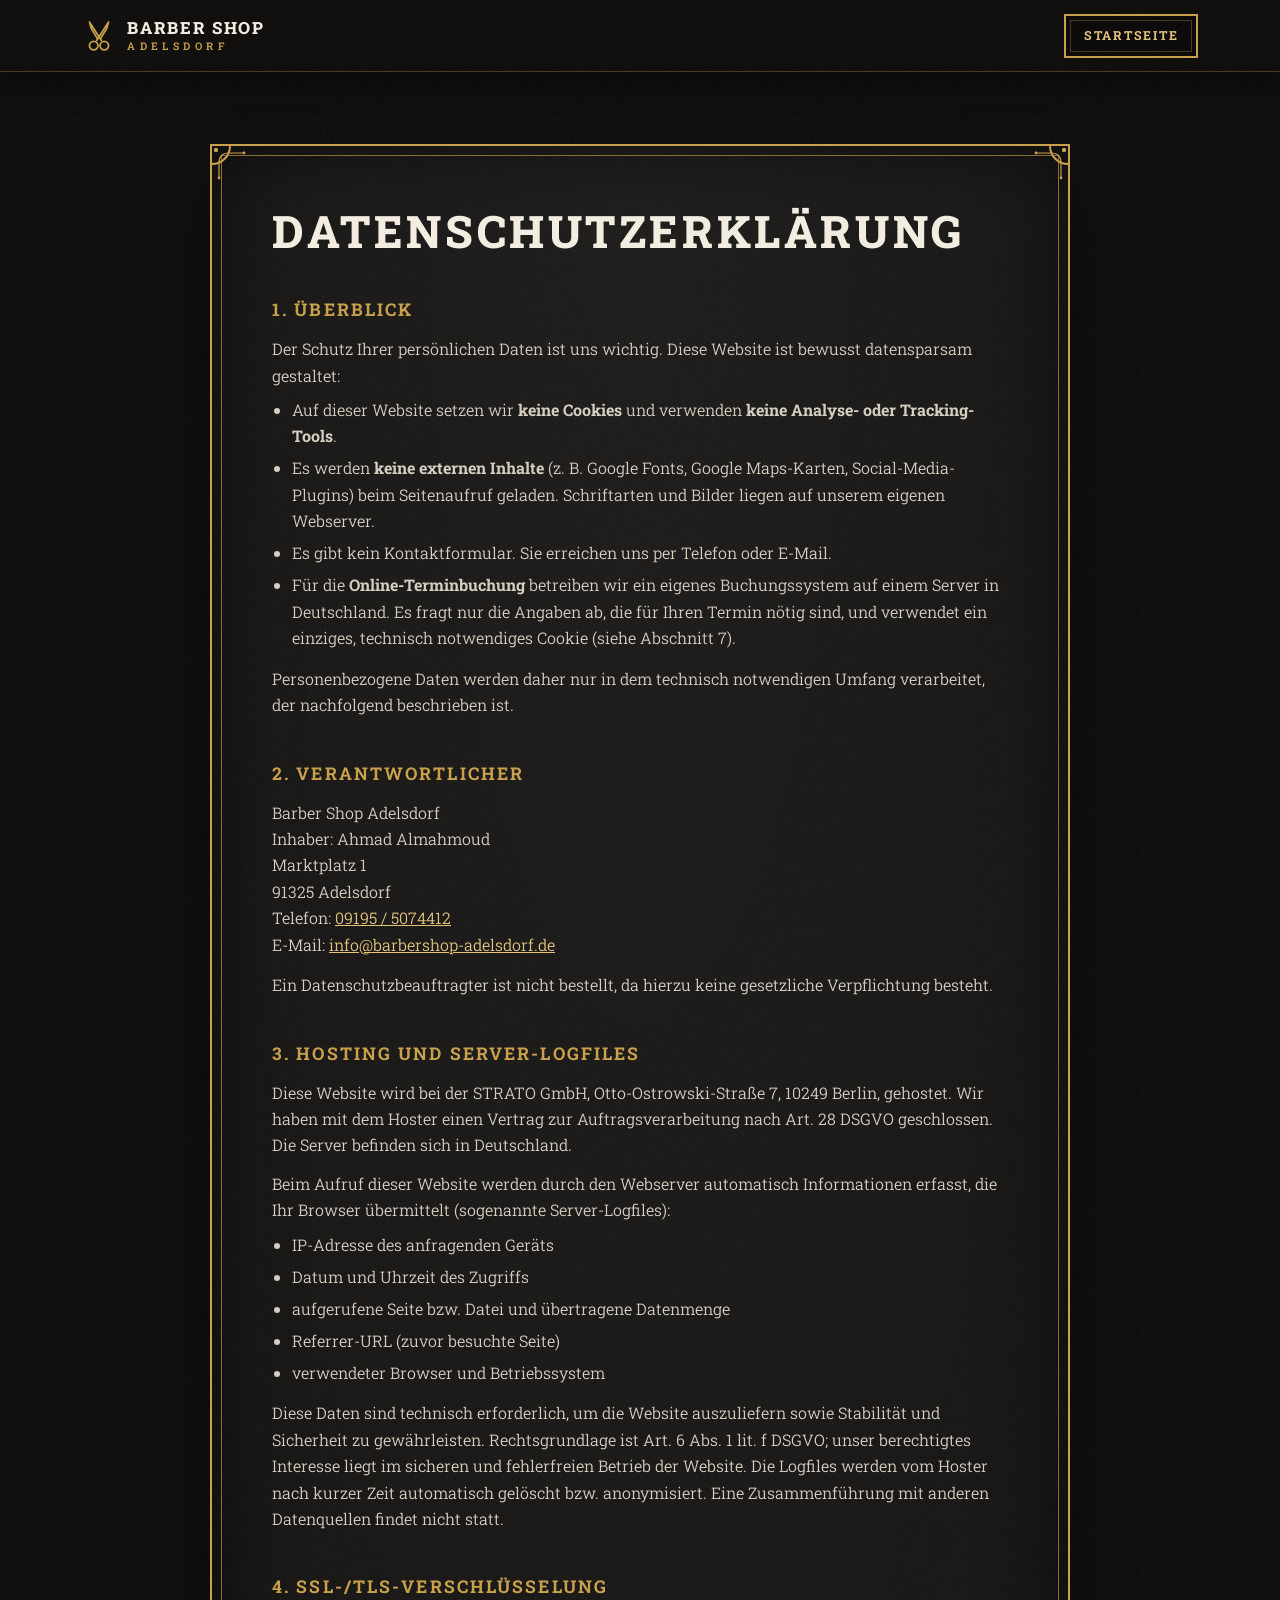
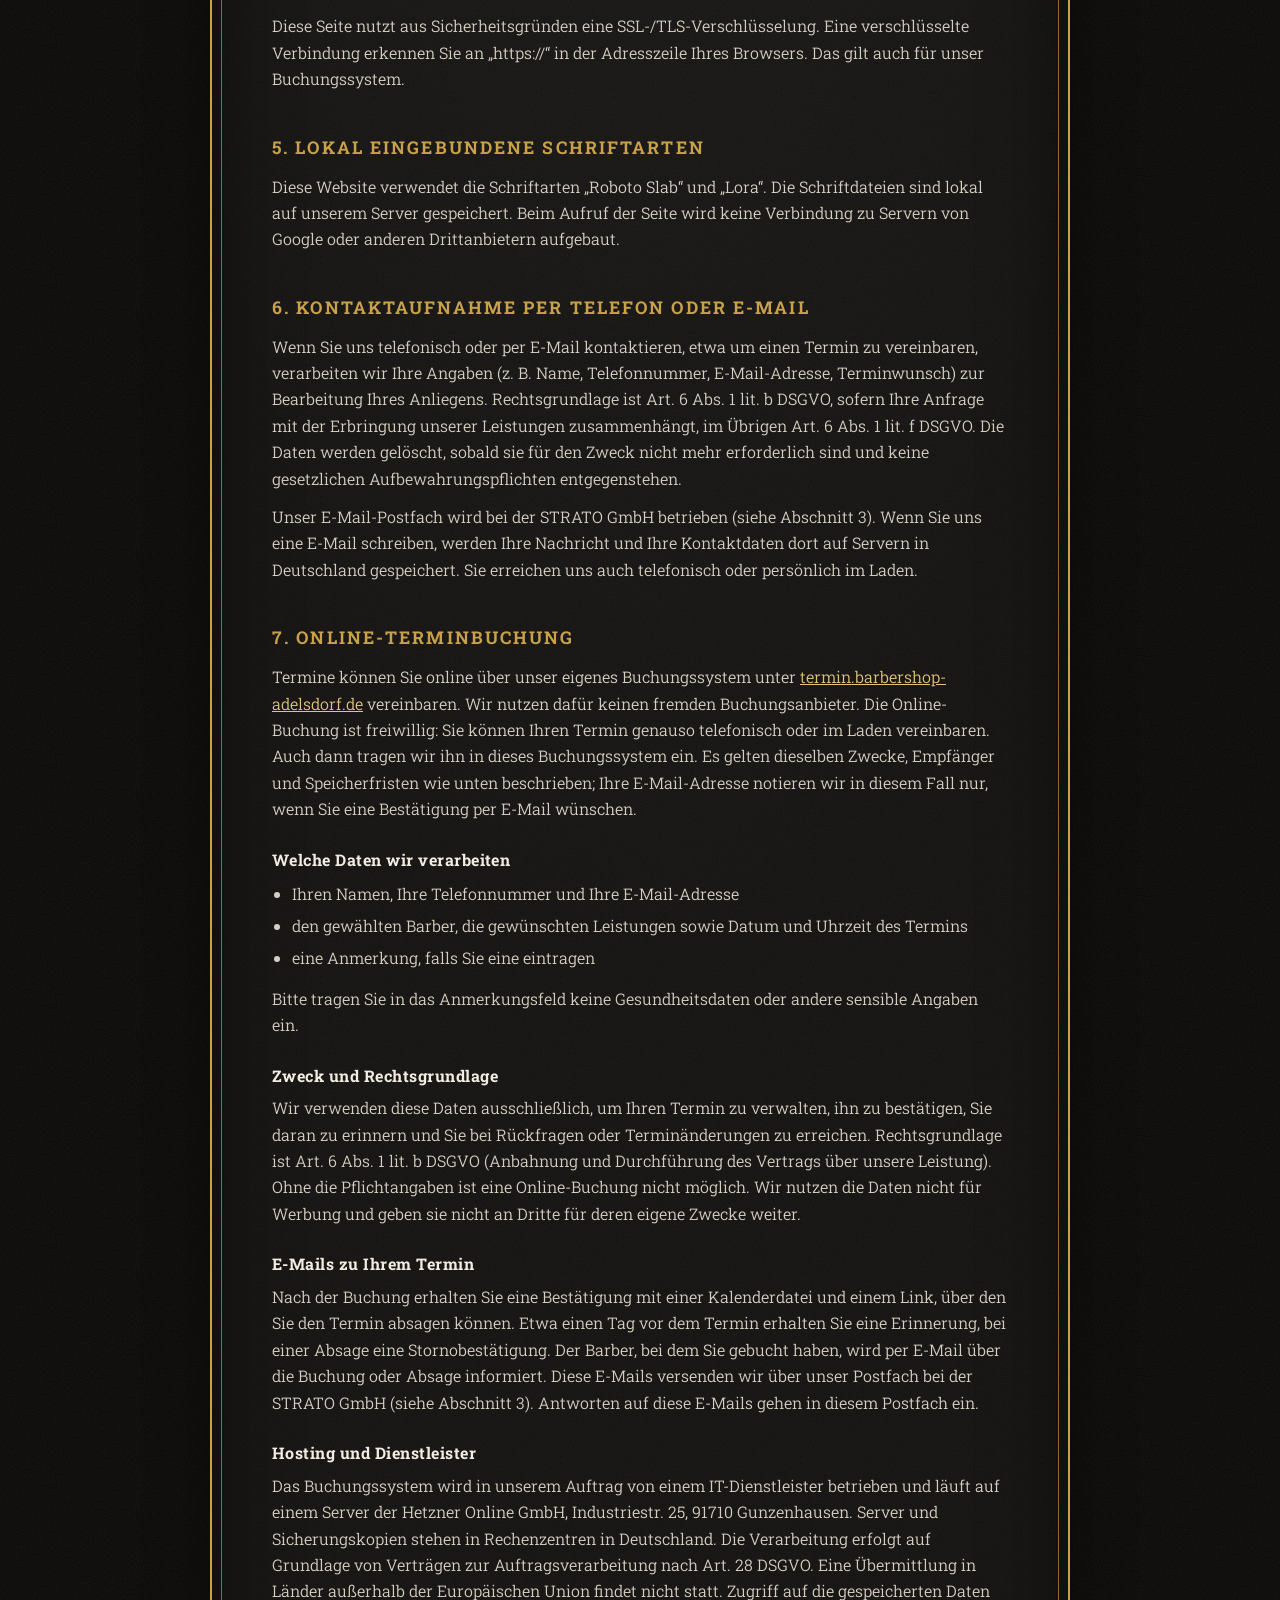
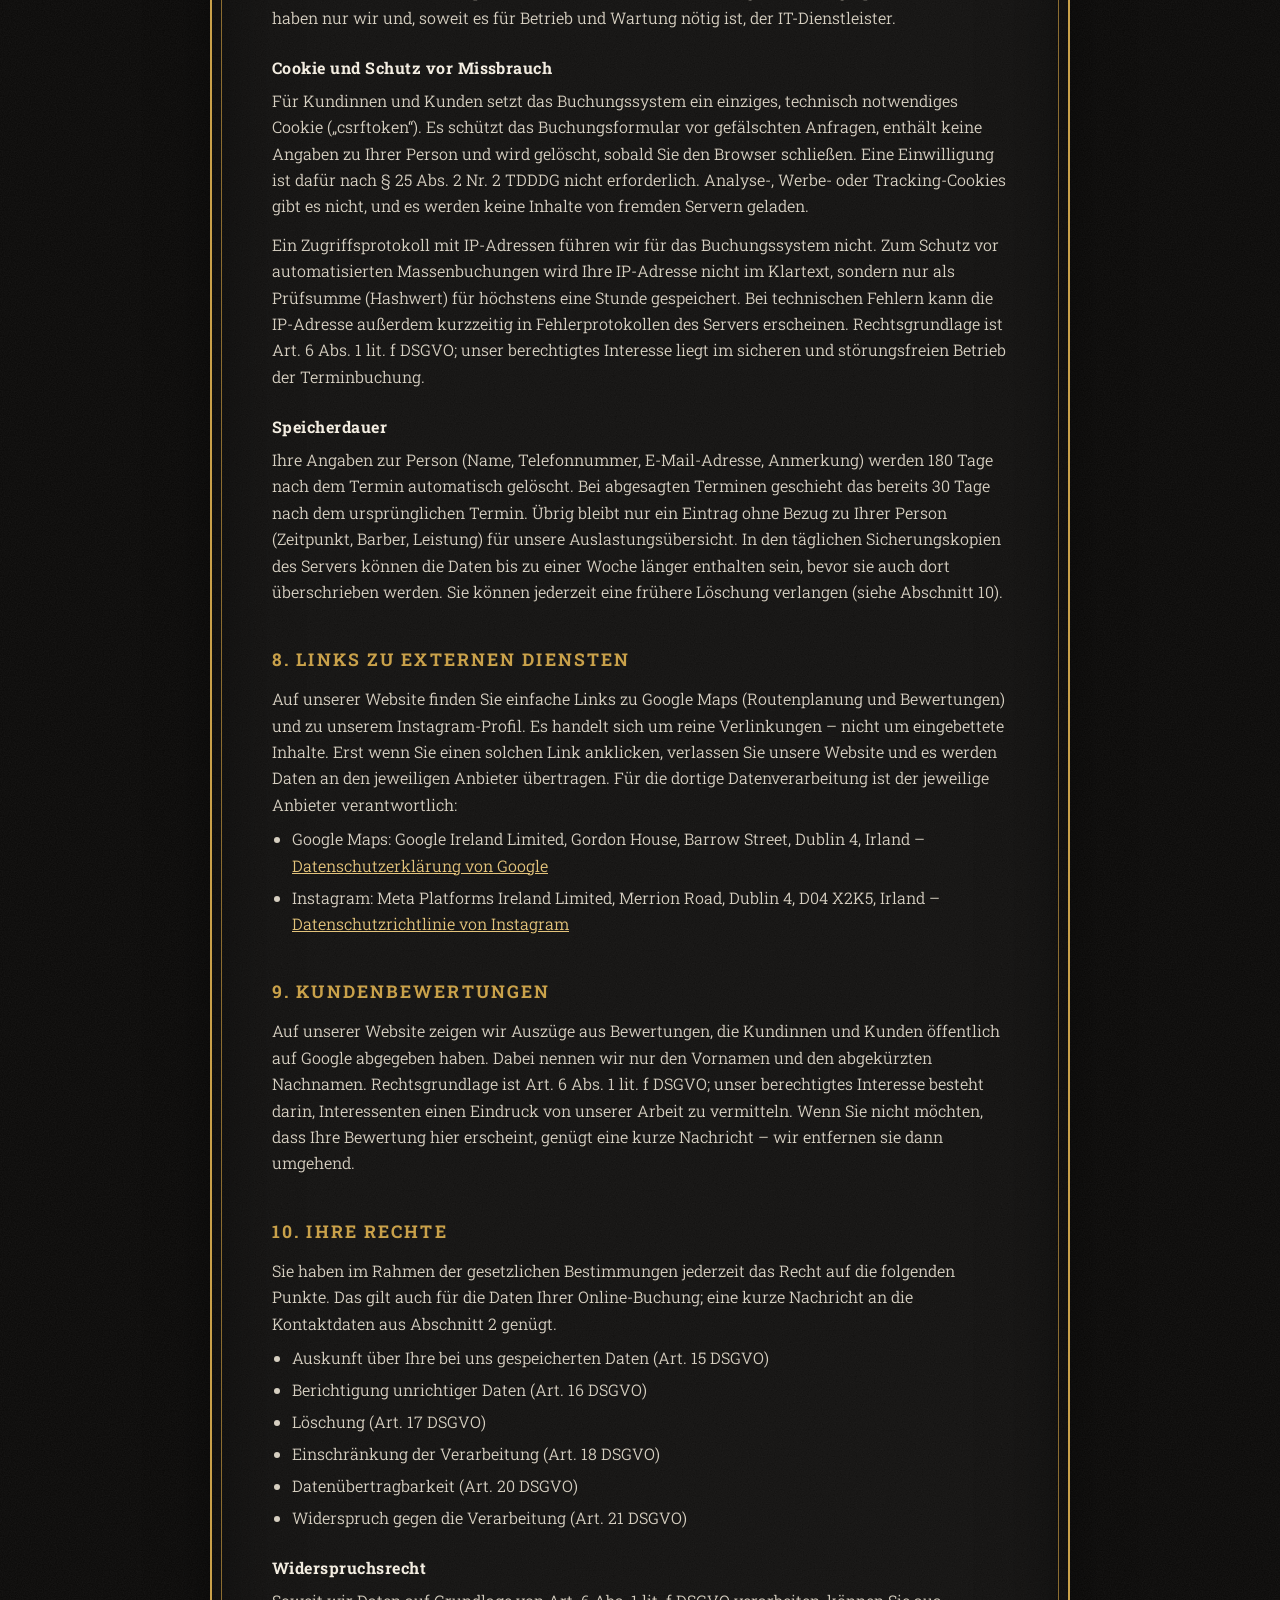
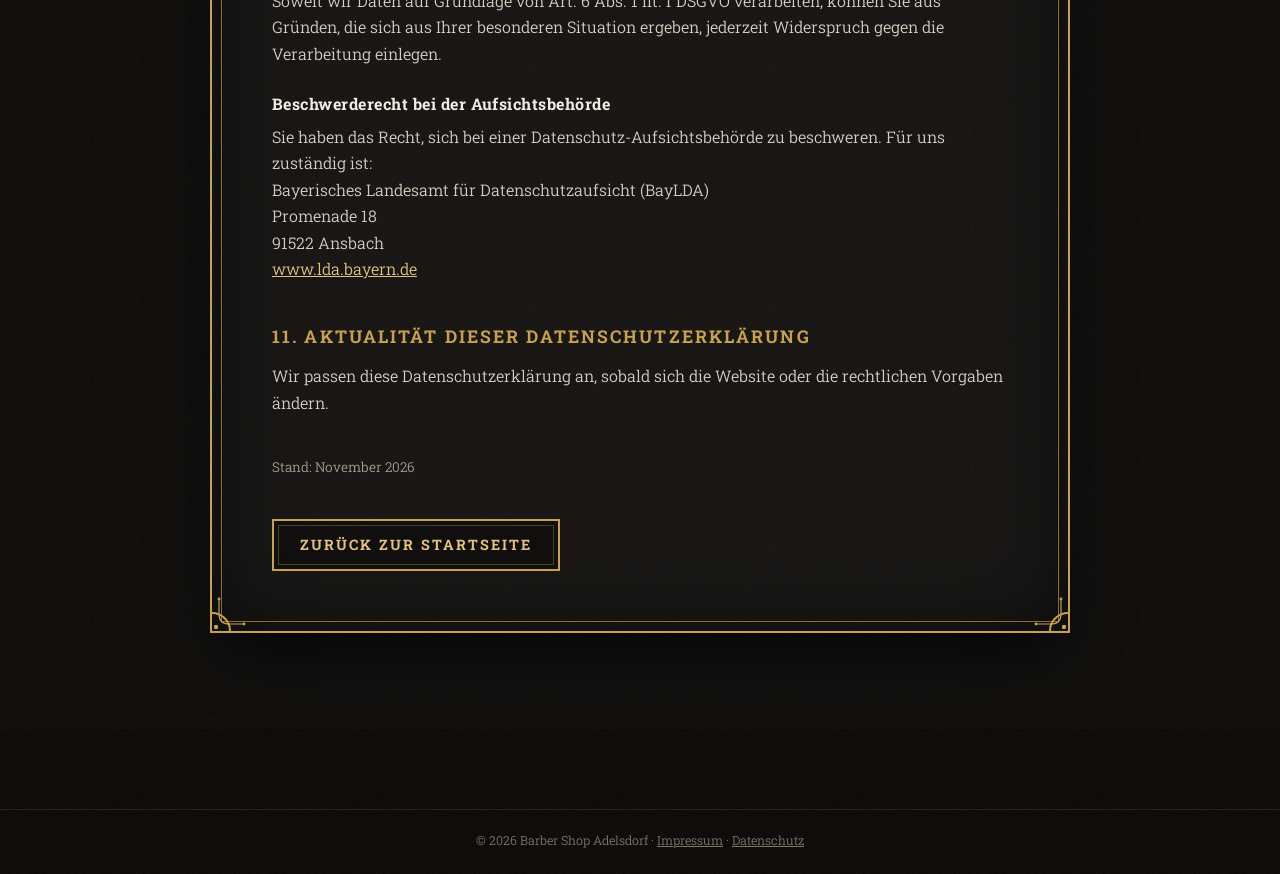
<file: datenschutz.html>
<!DOCTYPE html>
<html lang="de">
<head>
  <meta charset="utf-8">
  <meta name="viewport" content="width=device-width, initial-scale=1, viewport-fit=cover">
  <title>Datenschutzerklärung – Barber Shop Adelsdorf</title>
  <meta name="description" content="Datenschutzerklärung des Barber Shop Adelsdorf.">
  <meta name="robots" content="noindex, follow">
  <meta name="theme-color" content="#0a0908">
  <link rel="canonical" href="https://barbershop-adelsdorf.de/datenschutz.html">
  <link rel="icon" href="favicon.ico" sizes="any">
  <link rel="icon" type="image/png" sizes="32x32" href="favicon-32x32.png">
  <link rel="apple-touch-icon" href="apple-touch-icon.png">
  <link rel="stylesheet" href="assets/css/style.css?v=3">
</head>
<body class="no-quickbar">
  <svg width="0" height="0" style="position:absolute" aria-hidden="true" focusable="false">
    <defs>
      <symbol id="i-scissors" viewBox="0 0 64 64" fill="none" stroke="currentColor" stroke-linecap="round" stroke-linejoin="round">
        <path d="M27.5 40.5 L50 5.5 L46.5 18 L35 37" stroke-width="3.2"/>
        <path d="M36.5 40.5 L14 5.5 L17.5 18 L29 37" stroke-width="3.2"/>
        <circle cx="22" cy="50" r="8" stroke-width="3.4"/>
        <circle cx="42" cy="50" r="8" stroke-width="3.4"/>
        <circle cx="32" cy="31.5" r="1.8" fill="currentColor" stroke="none"/>
      </symbol>
      <symbol id="i-corner" viewBox="0 0 46 46" fill="none" stroke="currentColor">
        <path d="M2 20 A18 18 0 0 0 20 2" stroke-width="2"/>
        <path d="M9 34 V19 Q9 9 19 9 H34" stroke-width="1.2"/>
        <circle cx="6" cy="6" r="2.2" fill="currentColor" stroke="none"/>
        <circle cx="34" cy="9" r="1.4" fill="currentColor" stroke="none"/>
        <circle cx="9" cy="34" r="1.4" fill="currentColor" stroke="none"/>
      </symbol>
    </defs>
  </svg>

  <a class="skip-link" href="#main">Zum Inhalt springen</a>

  <header class="site-header site-header--static">
    <div class="wrap">
      <a class="brand-mini" href="index.html" aria-label="Barber Shop Adelsdorf – zur Startseite">
        <svg aria-hidden="true"><use href="#i-scissors"/></svg>
        <span class="brand-mini__text">
          <span class="brand-mini__name">Barber Shop</span>
          <span class="brand-mini__place">Adelsdorf</span>
        </span>
      </a>
      <a class="btn btn--ghost header-back" href="index.html">Startseite</a>
    </div>
  </header>

  <main id="main" class="legal">
    <div class="wrap">
      <article class="frame legal__box">
        <svg class="frame__corner frame__corner--tl" aria-hidden="true"><use href="#i-corner"/></svg>
        <svg class="frame__corner frame__corner--tr" aria-hidden="true"><use href="#i-corner"/></svg>
        <svg class="frame__corner frame__corner--bl" aria-hidden="true"><use href="#i-corner"/></svg>
        <svg class="frame__corner frame__corner--br" aria-hidden="true"><use href="#i-corner"/></svg>

        <h1>Datenschutz&shy;erklärung</h1>

        <h2>1. Überblick</h2>
        <p>Der Schutz Ihrer persönlichen Daten ist uns wichtig. Diese Website ist bewusst datensparsam gestaltet:</p>
        <ul>
          <li>Auf dieser Website setzen wir <strong>keine Cookies</strong> und verwenden <strong>keine Analyse- oder Tracking-Tools</strong>.</li>
          <li>Es werden <strong>keine externen Inhalte</strong> (z.&nbsp;B. Google Fonts, Google Maps-Karten, Social-Media-Plugins) beim Seitenaufruf geladen. Schriftarten und Bilder liegen auf unserem eigenen Webserver.</li>
          <li>Es gibt kein Kontaktformular. Sie erreichen uns per Telefon oder E-Mail.</li>
          <li>Für die <strong>Online-Terminbuchung</strong> betreiben wir ein eigenes Buchungssystem auf einem Server in Deutschland. Es fragt nur die Angaben ab, die für Ihren Termin nötig sind, und verwendet ein einziges, technisch notwendiges Cookie (siehe Abschnitt 7).</li>
        </ul>
        <p>Personenbezogene Daten werden daher nur in dem technisch notwendigen Umfang verarbeitet, der nachfolgend beschrieben ist.</p>

        <h2>2. Verantwortlicher</h2>
        <address>
          Barber Shop Adelsdorf<br>
          Inhaber: Ahmad Almahmoud<br>
          Marktplatz 1<br>
          91325 Adelsdorf<br>
          Telefon: <a href="tel:+4991955074412">09195 / 5074412</a><br>
          E-Mail: <a href="mailto:info@barbershop-adelsdorf.de">info@barbershop-adelsdorf.de</a>
        </address>
        <p>Ein Datenschutzbeauftragter ist nicht bestellt, da hierzu keine gesetzliche Verpflichtung besteht.</p>

        <h2>3. Hosting und Server-Logfiles</h2>
        <p>Diese Website wird bei der STRATO GmbH, Otto-Ostrowski-Straße 7, 10249 Berlin, gehostet. Wir haben mit dem Hoster einen Vertrag zur Auftragsverarbeitung nach Art. 28 DSGVO geschlossen. Die Server befinden sich in Deutschland.</p>
        <p>Beim Aufruf dieser Website werden durch den Webserver automatisch Informationen erfasst, die Ihr Browser übermittelt (sogenannte Server-Logfiles):</p>
        <ul>
          <li>IP-Adresse des anfragenden Geräts</li>
          <li>Datum und Uhrzeit des Zugriffs</li>
          <li>aufgerufene Seite bzw. Datei und übertragene Datenmenge</li>
          <li>Referrer-URL (zuvor besuchte Seite)</li>
          <li>verwendeter Browser und Betriebssystem</li>
        </ul>
        <p>Diese Daten sind technisch erforderlich, um die Website auszuliefern sowie Stabilität und Sicherheit zu gewährleisten. Rechtsgrundlage ist Art. 6 Abs. 1 lit. f DSGVO; unser berechtigtes Interesse liegt im sicheren und fehlerfreien Betrieb der Website. Die Logfiles werden vom Hoster nach kurzer Zeit automatisch gelöscht bzw. anonymisiert. Eine Zusammenführung mit anderen Datenquellen findet nicht statt.</p>

        <h2>4. SSL-/TLS-Verschlüsselung</h2>
        <p>Diese Seite nutzt aus Sicherheitsgründen eine SSL-/TLS-Verschlüsselung. Eine verschlüsselte Verbindung erkennen Sie an „https://“ in der Adresszeile Ihres Browsers. Das gilt auch für unser Buchungssystem.</p>

        <h2>5. Lokal eingebundene Schriftarten</h2>
        <p>Diese Website verwendet die Schriftarten „Roboto Slab“ und „Lora“. Die Schriftdateien sind lokal auf unserem Server gespeichert. Beim Aufruf der Seite wird keine Verbindung zu Servern von Google oder anderen Drittanbietern aufgebaut.</p>

        <h2>6. Kontaktaufnahme per Telefon oder E-Mail</h2>
        <p>Wenn Sie uns telefonisch oder per E-Mail kontaktieren, etwa um einen Termin zu vereinbaren, verarbeiten wir Ihre Angaben (z.&nbsp;B. Name, Telefonnummer, E-Mail-Adresse, Terminwunsch) zur Bearbeitung Ihres Anliegens. Rechtsgrundlage ist Art. 6 Abs. 1 lit. b DSGVO, sofern Ihre Anfrage mit der Erbringung unserer Leistungen zusammenhängt, im Übrigen Art. 6 Abs. 1 lit. f DSGVO. Die Daten werden gelöscht, sobald sie für den Zweck nicht mehr erforderlich sind und keine gesetzlichen Aufbewahrungspflichten entgegenstehen.</p>
        <p>Unser E-Mail-Postfach wird bei der STRATO GmbH betrieben (siehe Abschnitt 3). Wenn Sie uns eine E-Mail schreiben, werden Ihre Nachricht und Ihre Kontaktdaten dort auf Servern in Deutschland gespeichert. Sie erreichen uns auch telefonisch oder persönlich im Laden.</p>

        <h2>7. Online-Terminbuchung</h2>
        <p>Termine können Sie online über unser eigenes Buchungssystem unter <a href="https://termin.barbershop-adelsdorf.de/">termin.barbershop-adelsdorf.de</a> vereinbaren. Wir nutzen dafür keinen fremden Buchungsanbieter. Die Online-Buchung ist freiwillig: Sie können Ihren Termin genauso telefonisch oder im Laden vereinbaren. Auch dann tragen wir ihn in dieses Buchungssystem ein. Es gelten dieselben Zwecke, Empfänger und Speicherfristen wie unten beschrieben; Ihre E-Mail-Adresse notieren wir in diesem Fall nur, wenn Sie eine Bestätigung per E-Mail wünschen.</p>

        <h3>Welche Daten wir verarbeiten</h3>
        <ul>
          <li>Ihren Namen, Ihre Telefonnummer und Ihre E-Mail-Adresse</li>
          <li>den gewählten Barber, die gewünschten Leistungen sowie Datum und Uhrzeit des Termins</li>
          <li>eine Anmerkung, falls Sie eine eintragen</li>
        </ul>
        <p>Bitte tragen Sie in das Anmerkungsfeld keine Gesundheitsdaten oder andere sensible Angaben ein.</p>

        <h3>Zweck und Rechtsgrundlage</h3>
        <p>Wir verwenden diese Daten ausschließlich, um Ihren Termin zu verwalten, ihn zu bestätigen, Sie daran zu erinnern und Sie bei Rückfragen oder Terminänderungen zu erreichen. Rechtsgrundlage ist Art. 6 Abs. 1 lit. b DSGVO (Anbahnung und Durchführung des Vertrags über unsere Leistung). Ohne die Pflichtangaben ist eine Online-Buchung nicht möglich. Wir nutzen die Daten nicht für Werbung und geben sie nicht an Dritte für deren eigene Zwecke weiter.</p>

        <h3>E-Mails zu Ihrem Termin</h3>
        <p>Nach der Buchung erhalten Sie eine Bestätigung mit einer Kalenderdatei und einem Link, über den Sie den Termin absagen können. Etwa einen Tag vor dem Termin erhalten Sie eine Erinnerung, bei einer Absage eine Stornobestätigung. Der Barber, bei dem Sie gebucht haben, wird per E-Mail über die Buchung oder Absage informiert. Diese E-Mails versenden wir über unser Postfach bei der STRATO GmbH (siehe Abschnitt 3). Antworten auf diese E-Mails gehen in diesem Postfach ein.</p>

        <h3>Hosting und Dienstleister</h3>
        <p>Das Buchungssystem wird in unserem Auftrag von einem IT-Dienstleister betrieben und läuft auf einem Server der Hetzner Online GmbH, Industriestr. 25, 91710 Gunzenhausen. Server und Sicherungskopien stehen in Rechenzentren in Deutschland. Die Verarbeitung erfolgt auf Grundlage von Verträgen zur Auftragsverarbeitung nach Art. 28 DSGVO. Eine Übermittlung in Länder außerhalb der Europäischen Union findet nicht statt. Zugriff auf die gespeicherten Daten haben nur wir und, soweit es für Betrieb und Wartung nötig ist, der IT-Dienstleister.</p>

        <h3>Cookie und Schutz vor Missbrauch</h3>
        <p>Für Kundinnen und Kunden setzt das Buchungssystem ein einziges, technisch notwendiges Cookie („csrftoken“). Es schützt das Buchungsformular vor gefälschten Anfragen, enthält keine Angaben zu Ihrer Person und wird gelöscht, sobald Sie den Browser schließen. Eine Einwilligung ist dafür nach § 25 Abs. 2 Nr. 2 TDDDG nicht erforderlich. Analyse-, Werbe- oder Tracking-Cookies gibt es nicht, und es werden keine Inhalte von fremden Servern geladen.</p>
        <p>Ein Zugriffsprotokoll mit IP-Adressen führen wir für das Buchungssystem nicht. Zum Schutz vor automatisierten Massenbuchungen wird Ihre IP-Adresse nicht im Klartext, sondern nur als Prüfsumme (Hashwert) für höchstens eine Stunde gespeichert. Bei technischen Fehlern kann die IP-Adresse außerdem kurzzeitig in Fehlerprotokollen des Servers erscheinen. Rechtsgrundlage ist Art. 6 Abs. 1 lit. f DSGVO; unser berechtigtes Interesse liegt im sicheren und störungsfreien Betrieb der Terminbuchung.</p>

        <h3>Speicherdauer</h3>
        <p>Ihre Angaben zur Person (Name, Telefonnummer, E-Mail-Adresse, Anmerkung) werden 180 Tage nach dem Termin automatisch gelöscht. Bei abgesagten Terminen geschieht das bereits 30 Tage nach dem ursprünglichen Termin. Übrig bleibt nur ein Eintrag ohne Bezug zu Ihrer Person (Zeitpunkt, Barber, Leistung) für unsere Auslastungsübersicht. In den täglichen Sicherungskopien des Servers können die Daten bis zu einer Woche länger enthalten sein, bevor sie auch dort überschrieben werden. Sie können jederzeit eine frühere Löschung verlangen (siehe Abschnitt 10).</p>

        <h2>8. Links zu externen Diensten</h2>
        <p>Auf unserer Website finden Sie einfache Links zu Google Maps (Routenplanung und Bewertungen) und zu unserem Instagram-Profil. Es handelt sich um reine Verlinkungen – nicht um eingebettete Inhalte. Erst wenn Sie einen solchen Link anklicken, verlassen Sie unsere Website und es werden Daten an den jeweiligen Anbieter übertragen. Für die dortige Datenverarbeitung ist der jeweilige Anbieter verantwortlich:</p>
        <ul>
          <li>Google Maps: Google Ireland Limited, Gordon House, Barrow Street, Dublin 4, Irland – <a href="https://policies.google.com/privacy" target="_blank" rel="noopener noreferrer">Datenschutzerklärung von Google</a></li>
          <li>Instagram: Meta Platforms Ireland Limited, Merrion Road, Dublin 4, D04 X2K5, Irland – <a href="https://privacycenter.instagram.com/policy" target="_blank" rel="noopener noreferrer">Datenschutzrichtlinie von Instagram</a></li>
        </ul>

        <h2>9. Kundenbewertungen</h2>
        <p>Auf unserer Website zeigen wir Auszüge aus Bewertungen, die Kundinnen und Kunden öffentlich auf Google abgegeben haben. Dabei nennen wir nur den Vornamen und den abgekürzten Nachnamen. Rechtsgrundlage ist Art. 6 Abs. 1 lit. f DSGVO; unser berechtigtes Interesse besteht darin, Interessenten einen Eindruck von unserer Arbeit zu vermitteln. Wenn Sie nicht möchten, dass Ihre Bewertung hier erscheint, genügt eine kurze Nachricht – wir entfernen sie dann umgehend.</p>

        <h2>10. Ihre Rechte</h2>
        <p>Sie haben im Rahmen der gesetzlichen Bestimmungen jederzeit das Recht auf die folgenden Punkte. Das gilt auch für die Daten Ihrer Online-Buchung; eine kurze Nachricht an die Kontaktdaten aus Abschnitt 2 genügt.</p>
        <ul>
          <li>Auskunft über Ihre bei uns gespeicherten Daten (Art. 15 DSGVO)</li>
          <li>Berichtigung unrichtiger Daten (Art. 16 DSGVO)</li>
          <li>Löschung (Art. 17 DSGVO)</li>
          <li>Einschränkung der Verarbeitung (Art. 18 DSGVO)</li>
          <li>Datenübertragbarkeit (Art. 20 DSGVO)</li>
          <li>Widerspruch gegen die Verarbeitung (Art. 21 DSGVO)</li>
        </ul>
        <h3>Widerspruchsrecht</h3>
        <p>Soweit wir Daten auf Grundlage von Art. 6 Abs. 1 lit. f DSGVO verarbeiten, können Sie aus Gründen, die sich aus Ihrer besonderen Situation ergeben, jederzeit Widerspruch gegen die Verarbeitung einlegen.</p>
        <h3>Beschwerderecht bei der Aufsichtsbehörde</h3>
        <p>Sie haben das Recht, sich bei einer Datenschutz-Aufsichtsbehörde zu beschweren. Für uns zuständig ist:</p>
        <address>
          Bayerisches Landesamt für Datenschutzaufsicht (BayLDA)<br>
          Promenade 18<br>
          91522 Ansbach<br>
          <a href="https://www.lda.bayern.de" target="_blank" rel="noopener noreferrer">www.lda.bayern.de</a>
        </address>

        <h2>11. Aktualität dieser Datenschutzerklärung</h2>
        <p>Wir passen diese Datenschutzerklärung an, sobald sich die Website oder die rechtlichen Vorgaben ändern.</p>

        <p class="stand">Stand: November 2026</p>

        <p class="back"><a class="btn btn--ghost" href="index.html">Zurück zur Startseite</a></p>
      </article>
    </div>
  </main>

  <footer class="site-footer">
    <div class="footer__bottom" style="margin-top:0">
      <div class="wrap">© <span data-year>2026</span> Barber Shop Adelsdorf · <a href="impressum.html">Impressum</a> · <a href="datenschutz.html">Datenschutz</a></div>
    </div>
  </footer>

  <script src="assets/js/main.js?v=3" defer></script>
</body>
</html>
</file>
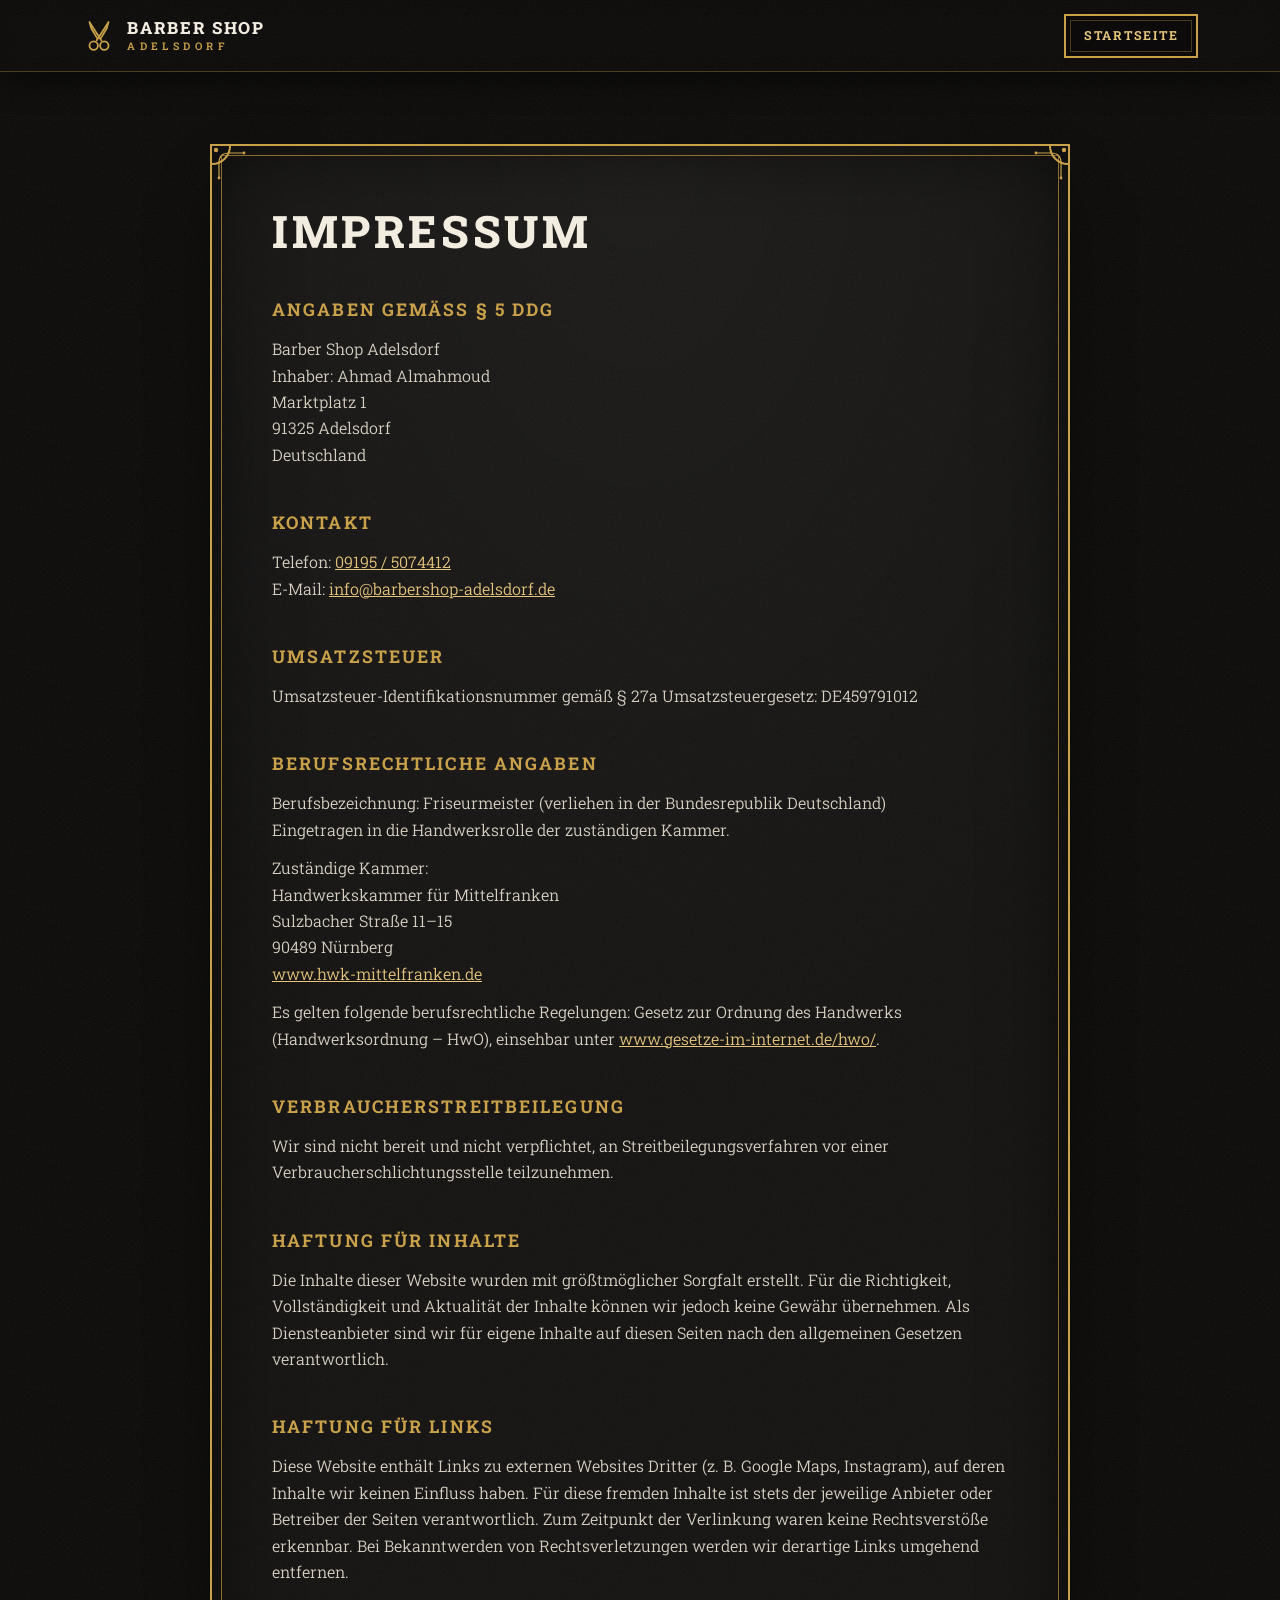
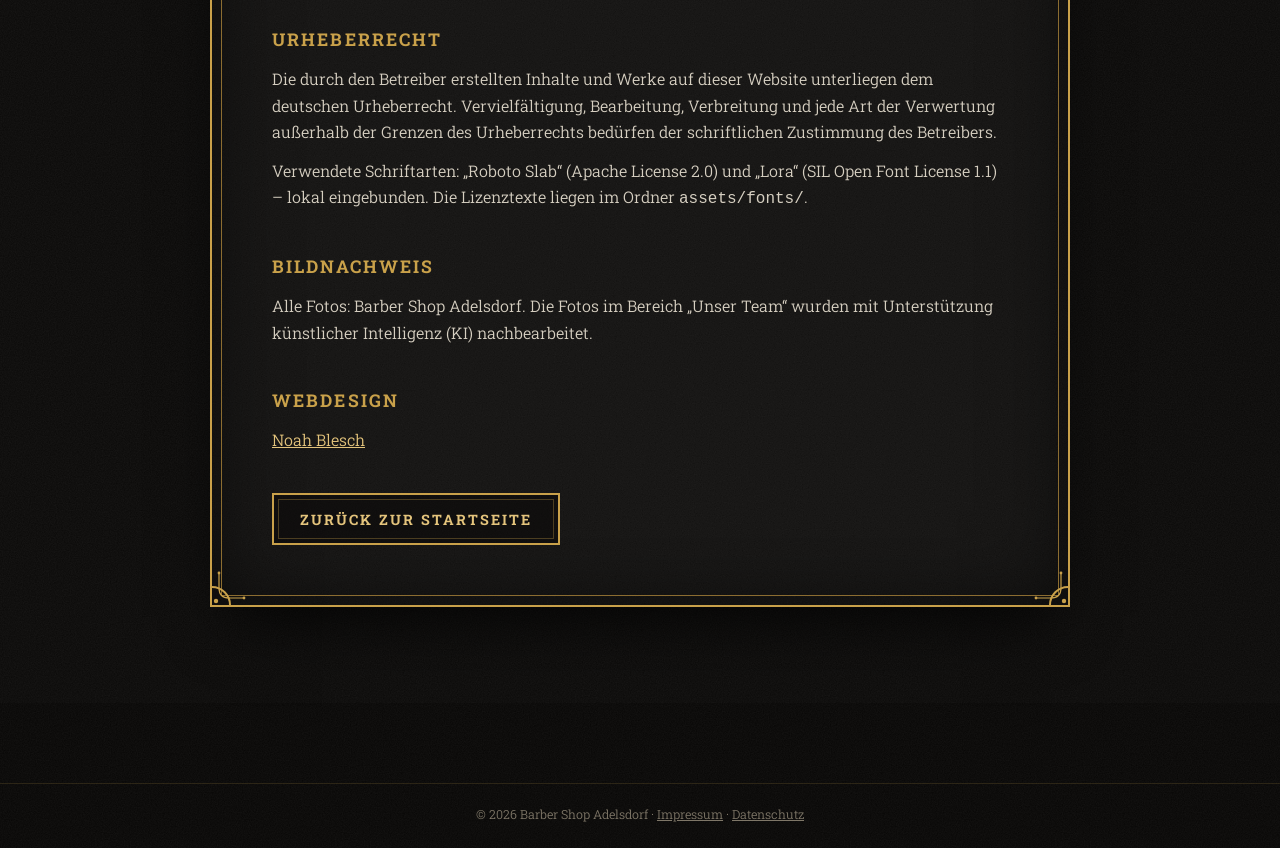
<file: impressum.html>
<!DOCTYPE html>
<html lang="de">
<head>
  <meta charset="utf-8">
  <meta name="viewport" content="width=device-width, initial-scale=1, viewport-fit=cover">
  <title>Impressum – Barber Shop Adelsdorf</title>
  <meta name="description" content="Impressum des Barber Shop Adelsdorf, Inhaber Ahmad Almahmoud, Marktplatz 1, 91325 Adelsdorf.">
  <meta name="robots" content="noindex, follow">
  <meta name="theme-color" content="#0a0908">
  <link rel="canonical" href="https://barbershop-adelsdorf.de/impressum.html">
  <link rel="icon" href="favicon.ico" sizes="any">
  <link rel="icon" type="image/png" sizes="32x32" href="favicon-32x32.png">
  <link rel="apple-touch-icon" href="apple-touch-icon.png">
  <link rel="stylesheet" href="assets/css/style.css?v=3">
</head>
<body class="no-quickbar">
  <svg width="0" height="0" style="position:absolute" aria-hidden="true" focusable="false">
    <defs>
      <symbol id="i-scissors" viewBox="0 0 64 64" fill="none" stroke="currentColor" stroke-linecap="round" stroke-linejoin="round">
        <path d="M27.5 40.5 L50 5.5 L46.5 18 L35 37" stroke-width="3.2"/>
        <path d="M36.5 40.5 L14 5.5 L17.5 18 L29 37" stroke-width="3.2"/>
        <circle cx="22" cy="50" r="8" stroke-width="3.4"/>
        <circle cx="42" cy="50" r="8" stroke-width="3.4"/>
        <circle cx="32" cy="31.5" r="1.8" fill="currentColor" stroke="none"/>
      </symbol>
      <symbol id="i-corner" viewBox="0 0 46 46" fill="none" stroke="currentColor">
        <path d="M2 20 A18 18 0 0 0 20 2" stroke-width="2"/>
        <path d="M9 34 V19 Q9 9 19 9 H34" stroke-width="1.2"/>
        <circle cx="6" cy="6" r="2.2" fill="currentColor" stroke="none"/>
        <circle cx="34" cy="9" r="1.4" fill="currentColor" stroke="none"/>
        <circle cx="9" cy="34" r="1.4" fill="currentColor" stroke="none"/>
      </symbol>
    </defs>
  </svg>

  <a class="skip-link" href="#main">Zum Inhalt springen</a>

  <header class="site-header site-header--static">
    <div class="wrap">
      <a class="brand-mini" href="index.html" aria-label="Barber Shop Adelsdorf – zur Startseite">
        <svg aria-hidden="true"><use href="#i-scissors"/></svg>
        <span class="brand-mini__text">
          <span class="brand-mini__name">Barber Shop</span>
          <span class="brand-mini__place">Adelsdorf</span>
        </span>
      </a>
      <a class="btn btn--ghost header-back" href="index.html">Startseite</a>
    </div>
  </header>

  <main id="main" class="legal">
    <div class="wrap">
      <article class="frame legal__box">
        <svg class="frame__corner frame__corner--tl" aria-hidden="true"><use href="#i-corner"/></svg>
        <svg class="frame__corner frame__corner--tr" aria-hidden="true"><use href="#i-corner"/></svg>
        <svg class="frame__corner frame__corner--bl" aria-hidden="true"><use href="#i-corner"/></svg>
        <svg class="frame__corner frame__corner--br" aria-hidden="true"><use href="#i-corner"/></svg>

        <h1>Impressum</h1>

        <h2>Angaben gemäß § 5 DDG</h2>
        <address>
          Barber Shop Adelsdorf<br>
          Inhaber: Ahmad Almahmoud<br>
          Marktplatz 1<br>
          91325 Adelsdorf<br>
          Deutschland
        </address>

        <h2>Kontakt</h2>
        <p>
          Telefon: <a href="tel:+4991955074412">09195 / 5074412</a><br>
          E-Mail: <a href="mailto:info@barbershop-adelsdorf.de">info@barbershop-adelsdorf.de</a>
        </p>

        <h2>Umsatzsteuer</h2>
        <p>Umsatzsteuer-Identifikationsnummer gemäß § 27a Umsatzsteuergesetz: DE459791012</p>

        <h2>Berufsrechtliche Angaben</h2>
        <p>
          Berufsbezeichnung: Friseurmeister (verliehen in der Bundesrepublik Deutschland)<br>
          Eingetragen in die Handwerksrolle der zuständigen Kammer.
        </p>
        <p>
          Zuständige Kammer:<br>
          Handwerkskammer für Mittelfranken<br>
          Sulzbacher Straße 11–15<br>
          90489 Nürnberg<br>
          <a href="https://www.hwk-mittelfranken.de" target="_blank" rel="noopener noreferrer">www.hwk-mittelfranken.de</a>
        </p>
        <p>
          Es gelten folgende berufsrechtliche Regelungen: Gesetz zur Ordnung des Handwerks (Handwerksordnung – HwO), einsehbar unter
          <a href="https://www.gesetze-im-internet.de/hwo/" target="_blank" rel="noopener noreferrer">www.gesetze-im-internet.de/hwo/</a>.
        </p>

        <h2>Verbraucherstreitbeilegung</h2>
        <p>Wir sind nicht bereit und nicht verpflichtet, an Streitbeilegungsverfahren vor einer Verbraucherschlichtungsstelle teilzunehmen.</p>

        <h2>Haftung für Inhalte</h2>
        <p>Die Inhalte dieser Website wurden mit größtmöglicher Sorgfalt erstellt. Für die Richtigkeit, Vollständigkeit und Aktualität der Inhalte können wir jedoch keine Gewähr übernehmen. Als Diensteanbieter sind wir für eigene Inhalte auf diesen Seiten nach den allgemeinen Gesetzen verantwortlich.</p>

        <h2>Haftung für Links</h2>
        <p>Diese Website enthält Links zu externen Websites Dritter (z.&nbsp;B. Google Maps, Instagram), auf deren Inhalte wir keinen Einfluss haben. Für diese fremden Inhalte ist stets der jeweilige Anbieter oder Betreiber der Seiten verantwortlich. Zum Zeitpunkt der Verlinkung waren keine Rechtsverstöße erkennbar. Bei Bekanntwerden von Rechtsverletzungen werden wir derartige Links umgehend entfernen.</p>

        <h2>Urheberrecht</h2>
        <p>Die durch den Betreiber erstellten Inhalte und Werke auf dieser Website unterliegen dem deutschen Urheberrecht. Vervielfältigung, Bearbeitung, Verbreitung und jede Art der Verwertung außerhalb der Grenzen des Urheberrechts bedürfen der schriftlichen Zustimmung des Betreibers.</p>
        <p>Verwendete Schriftarten: „Roboto Slab“ (Apache License 2.0) und „Lora“ (SIL Open Font License 1.1) – lokal eingebunden. Die Lizenztexte liegen im Ordner <code>assets/fonts/</code>.</p>

        <h2>Bildnachweis</h2>
        <p>Alle Fotos: Barber Shop Adelsdorf. Die Fotos im Bereich „Unser Team“ wurden mit Unterstützung künstlicher Intelligenz (KI) nachbearbeitet.</p>

        <h2>Webdesign</h2>
        <p><a href="https://noahblesch.de" target="_blank" rel="noopener noreferrer">Noah Blesch</a></p>

        <p class="back"><a class="btn btn--ghost" href="index.html">Zurück zur Startseite</a></p>
      </article>
    </div>
  </main>

  <footer class="site-footer">
    <div class="footer__bottom" style="margin-top:0">
      <div class="wrap">© <span data-year>2026</span> Barber Shop Adelsdorf · <a href="impressum.html">Impressum</a> · <a href="datenschutz.html">Datenschutz</a></div>
    </div>
  </footer>

  <script src="assets/js/main.js?v=3" defer></script>
</body>
</html>
</file>
<file: assets/css/style.css>
/* ==========================================================================
   Barber Shop Adelsdorf – Stylesheet
   Schriften werden lokal ausgeliefert (keine Verbindung zu Google-Servern).
   ========================================================================== */

/* ---------- Fonts ---------- */
@font-face {
  font-family: "Roboto Slab";
  src: url("../fonts/roboto-slab-latin.woff2") format("woff2");
  font-weight: 100 900;
  font-style: normal;
  font-display: swap;
  unicode-range: U+0000-00FF, U+0131, U+0152-0153, U+02BB-02BC, U+02C6, U+02DA, U+02DC, U+0304, U+0308, U+0329, U+2000-206F, U+20AC, U+2122, U+2191, U+2193, U+2212, U+2215, U+FEFF, U+FFFD;
}
@font-face {
  font-family: "Roboto Slab";
  src: url("../fonts/roboto-slab-latin-ext.woff2") format("woff2");
  font-weight: 100 900;
  font-style: normal;
  font-display: swap;
  unicode-range: U+0100-02BA, U+02BD-02C5, U+02C7-02CC, U+02CE-02D7, U+02DD-02FF, U+0304, U+0308, U+0329, U+1D00-1DBF, U+1E00-1E9F, U+1EF2-1EFF, U+2020, U+20A0-20AB, U+20AD-20C0, U+2113, U+2C60-2C7F, U+A720-A7FF;
}
@font-face {
  font-family: "Lora";
  src: url("../fonts/lora-italic-latin.woff2") format("woff2");
  font-weight: 400 700;
  font-style: italic;
  font-display: swap;
  unicode-range: U+0000-00FF, U+0131, U+0152-0153, U+02BB-02BC, U+02C6, U+02DA, U+02DC, U+0304, U+0308, U+0329, U+2000-206F, U+20AC, U+2122, U+2191, U+2193, U+2212, U+2215, U+FEFF, U+FFFD;
}
@font-face {
  font-family: "Lora";
  src: url("../fonts/lora-italic-latin-ext.woff2") format("woff2");
  font-weight: 400 700;
  font-style: italic;
  font-display: swap;
  unicode-range: U+0100-02BA, U+02BD-02C5, U+02C7-02CC, U+02CE-02D7, U+02DD-02FF, U+0304, U+0308, U+0329, U+1D00-1DBF, U+1E00-1E9F, U+1EF2-1EFF, U+2020, U+20A0-20AB, U+20AD-20C0, U+2113, U+2C60-2C7F, U+A720-A7FF;
}

/* ---------- Tokens ---------- */
:root {
  --ink: #0a0908;
  --board: #121110;
  --board-2: #181614;
  --gold: #c9a14a;
  --gold-hi: #e4c47c;
  --gold-lo: #8c6d31;
  --cream: #f3ede1;
  --muted: #a99f8d;
  --line: rgba(201, 161, 74, 0.32);
  --pole-red: #b3262d;
  --pole-blue: #203f8c;

  --slab: "Roboto Slab", Rockwell, "Rockwell Nova", "Courier New", Georgia, serif;
  --italic: "Lora", Georgia, "Times New Roman", serif;

  --wrap: 1180px;
  --gutter: clamp(1rem, 4vw, 2rem);
  --header-h: 72px;
  --ease: cubic-bezier(.2, .7, .2, 1);

  /* feine Kreidetafel-Körnung */
  --grain: url("data:image/svg+xml,%3Csvg xmlns='http://www.w3.org/2000/svg' width='240' height='240'%3E%3Cfilter id='n'%3E%3CfeTurbulence type='fractalNoise' baseFrequency='.85' numOctaves='3' stitchTiles='stitch'/%3E%3CfeColorMatrix values='0 0 0 0 1 0 0 0 0 1 0 0 0 0 1 0 0 0 .055 0'/%3E%3C/filter%3E%3Crect width='100%25' height='100%25' filter='url(%23n)'/%3E%3C/svg%3E");
}

/* ---------- Base ---------- */
*,
*::before,
*::after { box-sizing: border-box; }

* { margin: 0; }

html {
  -webkit-text-size-adjust: 100%;
  text-size-adjust: 100%;
  scroll-behavior: smooth;
  scroll-padding-top: calc(var(--header-h) + 12px);
  background: var(--ink);
}

body {
  min-height: 100vh;
  font-family: var(--slab);
  font-weight: 350;
  font-size: 1.0625rem;
  line-height: 1.65;
  color: var(--cream);
  background-color: var(--ink);
  background-image: var(--grain);
  -webkit-font-smoothing: antialiased;
  -moz-osx-font-smoothing: grayscale;
  text-rendering: optimizeLegibility;
  overflow-x: hidden;
}

img, svg { display: block; max-width: 100%; }

[hidden] { display: none !important; }

a { color: inherit; }

button { font: inherit; color: inherit; }

::selection { background: var(--gold); color: var(--ink); }

:focus-visible {
  outline: 2px solid var(--gold-hi);
  outline-offset: 3px;
}

.wrap {
  width: 100%;
  max-width: var(--wrap);
  margin-inline: auto;
  padding-inline: var(--gutter);
}

.sr-only {
  position: absolute !important;
  width: 1px; height: 1px;
  padding: 0; margin: -1px;
  overflow: hidden;
  clip: rect(0 0 0 0);
  white-space: nowrap;
  border: 0;
}

.skip-link {
  position: absolute;
  left: 1rem; top: -100px;
  z-index: 3000;
  padding: .75rem 1.25rem;
  background: var(--gold);
  color: var(--ink);
  font-weight: 700;
  text-decoration: none;
}
.skip-link:focus { top: 1rem; }

/* ---------- Barber-Pole-Streifen ---------- */
.pole {
  height: 10px;
  background: repeating-linear-gradient(
    -45deg,
    var(--pole-red) 0 14px,
    var(--cream) 14px 28px,
    var(--pole-blue) 28px 42px,
    var(--cream) 42px 56px
  );
  border-block: 2px solid var(--gold-lo);
}

/* ---------- Buttons ---------- */
.btn {
  --b: var(--gold);
  display: inline-flex;
  align-items: center;
  justify-content: center;
  gap: .65rem;
  min-height: 52px;
  padding: .85rem 1.6rem;
  border: 2px solid var(--b);
  background: var(--gold);
  color: var(--ink);
  font-family: var(--slab);
  font-size: .9rem;
  font-weight: 700;
  letter-spacing: .14em;
  text-transform: uppercase;
  text-decoration: none;
  line-height: 1.2;
  cursor: pointer;
  position: relative;
  transition: background .25s var(--ease), color .25s var(--ease), border-color .25s var(--ease), transform .25s var(--ease);
}
.btn::after {
  content: "";
  position: absolute;
  inset: 4px;
  border: 1px solid rgba(10, 9, 8, .35);
  pointer-events: none;
}
.btn:hover { background: var(--gold-hi); border-color: var(--gold-hi); }
.btn:active { transform: translateY(1px); }

.btn--ghost {
  background: rgba(10, 9, 8, .55);
  color: var(--gold-hi);
}
.btn--ghost::after { border-color: var(--line); }
.btn--ghost:hover { background: var(--gold); color: var(--ink); }

.btn svg { width: 18px; height: 18px; flex: none; }

.text-link {
  color: var(--gold-hi);
  text-decoration: underline;
  text-decoration-thickness: 1px;
  text-underline-offset: .2em;
}
.text-link:hover { color: var(--cream); }

/* ---------- Header ---------- */
.site-header {
  position: fixed;
  inset: 0 0 auto 0;
  z-index: 1000;
  height: var(--header-h);
  transition: background .3s var(--ease), border-color .3s var(--ease), box-shadow .3s var(--ease);
  border-bottom: 1px solid transparent;
}
.site-header.is-solid,
.site-header--static {
  background: rgba(10, 9, 8, .94);
  background-image: var(--grain);
  border-bottom-color: var(--line);
  box-shadow: 0 10px 30px rgba(0, 0, 0, .45);
  -webkit-backdrop-filter: blur(8px);
  backdrop-filter: blur(8px);
}
.site-header .wrap {
  height: 100%;
  display: flex;
  align-items: center;
  justify-content: space-between;
  gap: 1.5rem;
}

.brand-mini {
  display: flex;
  align-items: center;
  gap: .7rem;
  text-decoration: none;
  line-height: 1;
}
.brand-mini svg { width: 34px; height: 34px; color: var(--gold); }
.brand-mini__text { display: grid; gap: .28rem; }
.brand-mini__name {
  font-weight: 800;
  font-size: 1.05rem;
  letter-spacing: .1em;
  color: var(--cream);
  text-transform: uppercase;
}
.brand-mini__place {
  font-weight: 600;
  font-size: .66rem;
  letter-spacing: .42em;
  color: var(--gold);
  text-transform: uppercase;
}

.nav { display: flex; align-items: center; gap: 2rem; }
.nav__list {
  display: flex;
  gap: 1.75rem;
  list-style: none;
  padding: 0;
}
.nav__list a {
  position: relative;
  font-size: .8rem;
  font-weight: 600;
  letter-spacing: .18em;
  text-transform: uppercase;
  text-decoration: none;
  color: var(--cream);
  padding: .5rem 0;
  transition: color .2s;
}
.nav__list a::after {
  content: "";
  position: absolute;
  left: 0; right: 0; bottom: 0;
  height: 1px;
  background: var(--gold);
  transform: scaleX(0);
  transition: transform .3s var(--ease);
}
.nav__list a:hover,
.nav__list a[aria-current="true"] { color: var(--gold-hi); }
.nav__list a:hover::after,
.nav__list a[aria-current="true"]::after { transform: scaleX(1); }

.nav__phone {
  min-height: 44px;
  padding: .55rem 1.1rem;
  font-size: .78rem;
}

.menu-btn {
  display: none;
  width: 48px; height: 48px;
  border: 1px solid var(--line);
  background: transparent;
  cursor: pointer;
  position: relative;
}
.menu-btn span,
.menu-btn span::before,
.menu-btn span::after {
  position: absolute;
  left: 50%;
  width: 22px; height: 2px;
  margin-left: -11px;
  background: var(--gold-hi);
  transition: transform .3s var(--ease), opacity .2s;
}
.menu-btn span { top: 50%; margin-top: -1px; }
.menu-btn span::before,
.menu-btn span::after { content: ""; left: 0; margin-left: 0; }
.menu-btn span::before { transform: translateY(-7px); }
.menu-btn span::after { transform: translateY(7px); }
.menu-btn[aria-expanded="true"] span { background: transparent; }
.menu-btn[aria-expanded="true"] span::before { transform: rotate(45deg); background: var(--gold-hi); }
.menu-btn[aria-expanded="true"] span::after { transform: rotate(-45deg); background: var(--gold-hi); }

/* ---------- Ornament-Rahmen (wie auf der Preistafel) ---------- */
.frame {
  position: relative;
  border: 2px solid var(--gold);
  background-color: var(--board);
  background-image: var(--grain), radial-gradient(120% 80% at 50% 0%, rgba(255, 255, 255, .035), transparent 60%);
  box-shadow: 0 30px 60px -20px rgba(0, 0, 0, .8), inset 0 0 80px rgba(0, 0, 0, .55);
}
.frame::before {
  content: "";
  position: absolute;
  inset: 9px;
  border: 1px solid var(--gold-lo);
  pointer-events: none;
}
.frame__corner {
  position: absolute;
  width: 46px; height: 46px;
  color: var(--gold);
  pointer-events: none;
}
.frame__corner--tl { top: -2px; left: -2px; }
.frame__corner--tr { top: -2px; right: -2px; transform: scaleX(-1); }
.frame__corner--bl { bottom: -2px; left: -2px; transform: scaleY(-1); }
.frame__corner--br { bottom: -2px; right: -2px; transform: scale(-1, -1); }

/* ---------- Hero ---------- */
.hero {
  position: relative;
  min-height: 100vh;
  min-height: 100svh;
  display: grid;
  place-items: center;
  padding: calc(var(--header-h) + 2rem) var(--gutter) 4.5rem;
  isolation: isolate;
  overflow: hidden;
}
.hero__bg {
  position: absolute;
  inset: 0;
  z-index: -2;
  background: url("../img/salon-fassade.jpg") center 40% / cover no-repeat;
  transform: scale(1.06);
}
.hero::before {
  content: "";
  position: absolute;
  inset: 0;
  z-index: -1;
  background:
    radial-gradient(ellipse 75% 65% at 50% 48%, rgba(10, 9, 8, .35), rgba(10, 9, 8, .78) 100%),
    linear-gradient(180deg, rgba(10, 9, 8, .6), rgba(10, 9, 8, .15) 35%, rgba(10, 9, 8, .9)),
    var(--grain);
}
.hero__inner {
  width: 100%;
  max-width: 880px;
  text-align: center;
}
.hero__frame {
  padding: clamp(2.25rem, 6vw, 4rem) clamp(1rem, 5vw, 4rem) clamp(2rem, 5vw, 3.25rem);
  background-color: rgba(14, 13, 12, .78);
  -webkit-backdrop-filter: blur(3px);
  backdrop-filter: blur(3px);
}

/* Logo-Lockup */
.lockup { display: grid; justify-items: center; }
.lockup__top {
  display: grid;
  grid-template-columns: 1fr auto auto auto 1fr;
  align-items: center;
  gap: clamp(.4rem, 2vw, 1.1rem);
  width: min(100%, 560px);
}
.lockup__flourish { width: 100%; height: auto; color: var(--gold); }
.lockup__flourish--r { transform: scaleX(-1); }
.lockup__est {
  font-weight: 800;
  font-size: clamp(.95rem, 2.6vw, 1.45rem);
  letter-spacing: .06em;
  color: var(--gold);
}
.lockup__scissors {
  width: clamp(56px, 11vw, 86px);
  height: auto;
  color: var(--gold);
}
.lockup__name {
  margin-top: .35rem;
  font-weight: 900;
  font-size: clamp(2.6rem, 11vw, 6.4rem);
  line-height: .92;
  letter-spacing: .02em;
  text-transform: uppercase;
  color: var(--cream);
  text-shadow: 0 2px 0 #000, 0 10px 30px rgba(0, 0, 0, .6);
  white-space: nowrap;
}
.lockup__place {
  display: grid;
  grid-template-columns: 1fr auto 1fr;
  align-items: center;
  gap: clamp(.6rem, 2vw, 1.25rem);
  width: min(100%, 620px);
  margin-top: .55rem;
}
.lockup__place span:not(.lockup__line) {
  font-weight: 800;
  font-size: clamp(1.1rem, 4.6vw, 2.3rem);
  letter-spacing: .26em;
  margin-right: -.26em;
  color: var(--gold);
  text-transform: uppercase;
  line-height: 1;
}
.lockup__line { color: var(--gold); }
.lockup__line svg { width: 100%; height: 20px; }
.lockup__line--r svg { transform: scaleX(-1); }
.lockup__stars {
  margin-top: .65rem;
  display: flex;
  gap: .3rem;
  color: var(--gold);
}
.lockup__stars svg { width: clamp(14px, 2.4vw, 20px); height: auto; }
.lockup__stars svg:nth-child(3) { width: clamp(18px, 3vw, 25px); }

.hero__owner {
  margin-top: clamp(1.4rem, 3vw, 2rem);
  font-weight: 600;
  font-size: clamp(.82rem, 2.2vw, 1.05rem);
  letter-spacing: .2em;
  text-transform: uppercase;
}
.hero__title {
  display: block;
  margin-top: .3rem;
  font-size: .78em;
  letter-spacing: .32em;
  color: var(--gold);
}
.hero__lead {
  max-width: 34em;
  margin: 1.25rem auto 0;
  color: var(--muted);
  font-size: clamp(.98rem, 2.1vw, 1.08rem);
}
.hero__actions {
  display: flex;
  flex-wrap: wrap;
  justify-content: center;
  gap: .9rem;
  margin-top: 2rem;
}

.status {
  display: inline-flex;
  align-items: center;
  gap: .6rem;
  margin-top: 1.6rem;
  padding: .45rem 1rem;
  border: 1px solid var(--line);
  font-size: .8rem;
  letter-spacing: .08em;
  color: var(--muted);
  background: rgba(10, 9, 8, .6);
}
.status[hidden] { display: none; }
.status__dot {
  width: 9px; height: 9px;
  border-radius: 50%;
  background: #7d7468;
  flex: none;
}
.status.is-open .status__dot { background: #5fbf6e; box-shadow: 0 0 0 4px rgba(95, 191, 110, .18); }
.status strong { color: var(--cream); font-weight: 600; }

/* Dezente Hinweise auf Instagram und Google-Bewertungen, direkt im Kopfbereich sichtbar */
/* Öffnungsstatus und die beiden Links teilen sich eine Zeile, wenn Platz ist. So bleibt alles im ersten Bildschirm. */
.hero__meta {
  display: flex;
  flex-wrap: wrap;
  align-items: center;
  justify-content: center;
  gap: .35rem 1.8rem;
  margin-top: 1.4rem;
}
.hero__meta .status { margin-top: 0; }
.hero__social {
  list-style: none;
  display: flex;
  flex-wrap: wrap;
  justify-content: center;
  gap: 0 1.8rem;
  margin: 0;
  padding: 0;
}
.hero__social a {
  display: inline-flex;
  align-items: center;
  gap: .6rem;
  min-height: 44px;
  font-size: .76rem;
  font-weight: 600;
  letter-spacing: .1em;
  text-transform: uppercase;
  text-decoration: none;
  color: var(--cream);
  transition: color .2s var(--ease);
}
.hero__social span { border-bottom: 1px solid var(--line); padding-bottom: 2px; transition: border-color .2s var(--ease); }
.hero__social svg { width: 28px; height: 28px; flex: none; }   /* farbige Original-Icons von Instagram und Google Maps */
.hero__social a:hover { color: var(--gold-hi); }
.hero__social a:hover span { border-color: var(--gold-hi); }

.hero__scroll {
  position: absolute;
  left: 50%;
  bottom: 1.6rem;
  width: 26px; height: 42px;
  margin-left: -13px;
  border: 1.5px solid var(--gold-lo);
  border-radius: 14px;
  opacity: .8;
}
.hero__scroll::after {
  content: "";
  position: absolute;
  left: 50%; top: 8px;
  width: 4px; height: 8px;
  margin-left: -2px;
  border-radius: 2px;
  background: var(--gold);
  animation: scrollhint 2s var(--ease) infinite;
}
@keyframes scrollhint {
  0% { transform: translateY(0); opacity: 1; }
  70% { transform: translateY(14px); opacity: 0; }
  100% { opacity: 0; }
}

/* ---------- Sections ---------- */
.section {
  position: relative;
  padding-block: clamp(4.5rem, 10vw, 7.5rem);
}
.section--alt {
  background-color: var(--board-2);
  background-image: var(--grain), linear-gradient(180deg, rgba(0, 0, 0, .35), transparent 20%, transparent 80%, rgba(0, 0, 0, .35));
  border-block: 1px solid var(--line);
}

.heading {
  text-align: center;
  margin-bottom: clamp(2.5rem, 6vw, 4rem);
}
.heading__eyebrow {
  display: inline-flex;
  align-items: center;
  gap: .9rem;
  font-size: .78rem;
  font-weight: 700;
  letter-spacing: .34em;
  text-transform: uppercase;
  color: var(--gold);
}
.heading__eyebrow::before,
.heading__eyebrow::after {
  content: "";
  width: 34px; height: 1px;
  background: var(--gold);
}
.heading h2 {
  margin-top: .8rem;
  font-weight: 800;
  font-size: clamp(2rem, 5.4vw, 3.4rem);
  line-height: 1.05;
  letter-spacing: .08em;
  text-transform: uppercase;
  text-wrap: balance;
}
.heading p {
  max-width: 36em;
  margin: 1rem auto 0;
  color: var(--muted);
}
.divider {
  display: flex;
  justify-content: center;
  margin-top: 1.25rem;
  color: var(--gold);
}
.divider svg { width: 180px; height: 18px; }

/* ---------- Preisliste ---------- */
.menu {
  max-width: 1020px;
  margin-inline: auto;
  padding: clamp(2.25rem, 6vw, 4rem) clamp(1.25rem, 5vw, 4rem);
}
.menu__cols {
  display: grid;
  grid-template-columns: 1fr 1fr;
  gap: 0 clamp(2rem, 6vw, 4.5rem);
}
.menu__group + .menu__group { margin-top: 0; }
.menu__group h3 {
  display: flex;
  align-items: center;
  gap: .75rem;
  margin-bottom: .6rem;
  font-size: .8rem;
  font-weight: 700;
  letter-spacing: .3em;
  text-transform: uppercase;
  color: var(--gold);
}
.menu__group h3::after {
  content: "";
  flex: 1;
  height: 1px;
  background: var(--line);
}

.price-list { list-style: none; padding: 0; }
.price {
  padding: .8rem 0;
}
.price__row {
  display: flex;
  align-items: baseline;
  gap: .5rem;
}
.price__name {
  font-weight: 600;
  font-size: 1.08rem;
  letter-spacing: .025em;
}
.price__dots {
  flex: 1;
  min-width: 1.5rem;
  border-bottom: 2px dotted var(--gold-lo);
  transform: translateY(-.28em);
}
.price__value {
  font-weight: 700;
  font-size: 1.1rem;
  letter-spacing: .02em;
  color: var(--gold-hi);
  white-space: nowrap;
  font-variant-numeric: tabular-nums;
}
.price__value small {
  font-size: .72em;
  font-weight: 500;
  color: var(--muted);
  margin-right: .2em;
}
.price__desc {
  margin-top: .15rem;
  font-family: var(--italic);
  font-style: italic;
  font-size: .95rem;
  line-height: 1.45;
  color: var(--muted);
  max-width: 30em;
}

.packages {
  display: grid;
  grid-template-columns: 1fr 1fr;
  gap: 1.25rem;
  margin-top: 2.25rem;
}
.package {
  position: relative;
  padding: 1.6rem 1.5rem 1.5rem;
  border: 1px solid var(--gold-lo);
  background: linear-gradient(160deg, rgba(201, 161, 74, .14), rgba(201, 161, 74, .03) 60%);
}
.package__tag {
  position: absolute;
  top: -.75rem; left: 1.25rem;
  padding: .2rem .7rem;
  background: var(--gold);
  color: var(--ink);
  font-size: .66rem;
  font-weight: 800;
  letter-spacing: .22em;
  text-transform: uppercase;
}
.package .price__name { color: var(--gold-hi); font-size: 1.2rem; }
.package .price__value { font-size: 1.45rem; color: var(--cream); }
.package .price__desc { margin-top: .5rem; }

.menu__note {
  margin-top: 2rem;
  padding-top: 1.25rem;
  border-top: 1px solid var(--line);
  text-align: center;
  font-size: .85rem;
  color: var(--muted);
  letter-spacing: .03em;
}

/* ---------- Treuekarte ---------- */
.loyalty {
  position: relative;
  padding-block: clamp(3rem, 7vw, 4.5rem);
  background-color: #17140f;
  background-image:
    var(--grain),
    radial-gradient(60% 120% at 15% 50%, rgba(201, 161, 74, .16), transparent 70%);
  border-block: 1px solid var(--line);
  overflow: hidden;
}
.loyalty .wrap {
  display: grid;
  grid-template-columns: auto 1fr auto;
  align-items: center;
  gap: clamp(1.5rem, 5vw, 3.5rem);
}
.stamp {
  display: grid;
  place-items: center;
  width: 150px; height: 150px;
  border: 2px solid var(--gold);
  border-radius: 50%;
  outline: 1px dashed var(--gold-lo);
  outline-offset: -12px;
  transform: rotate(-8deg);
  text-align: center;
  color: var(--gold-hi);
  flex: none;
}
.stamp b {
  display: block;
  font-size: 2.6rem;
  font-weight: 900;
  line-height: 1;
  color: var(--cream);
}
.stamp span {
  display: block;
  font-size: .65rem;
  font-weight: 700;
  letter-spacing: .26em;
  text-transform: uppercase;
  margin-top: .35rem;
}
.loyalty h2 {
  font-size: clamp(1.4rem, 3.6vw, 2.1rem);
  font-weight: 800;
  letter-spacing: .06em;
  text-transform: uppercase;
  line-height: 1.15;
}
.loyalty h2 em { font-style: normal; color: var(--gold-hi); }
.loyalty p { margin-top: .5rem; color: var(--muted); max-width: 36em; }

/* ---------- Über uns ---------- */
.about {
  display: grid;
  grid-template-columns: 1.1fr .9fr;
  gap: clamp(2.5rem, 6vw, 5rem);
  align-items: center;
}
.about__text .heading { text-align: left; margin-bottom: 1.5rem; }
.about__text .heading__eyebrow::before { display: none; }
.about__text p + p { margin-top: 1rem; }
.about__text p { color: #d6cfc1; }
.about__sign {
  margin-top: 1.75rem;
  font-family: var(--italic);
  font-style: italic;
  font-size: 1.35rem;
  color: var(--gold-hi);
}
.about__sign span {
  display: block;
  font-family: var(--slab);
  font-style: normal;
  font-size: .75rem;
  letter-spacing: .28em;
  text-transform: uppercase;
  color: var(--muted);
  margin-top: .2rem;
}
.facts {
  padding: clamp(2rem, 5vw, 2.75rem) clamp(1.5rem, 4vw, 2.5rem);
}
.facts__list { list-style: none; padding: 0; }
.fact {
  display: grid;
  grid-template-columns: 52px 1fr;
  gap: 1.1rem;
  align-items: center;
  padding: 1.15rem 0;
  border-bottom: 1px dotted var(--gold-lo);
}
.fact:last-child { border-bottom: 0; }
.fact svg { width: 44px; height: 44px; color: var(--gold); }
.fact b {
  display: block;
  font-size: 1.12rem;
  font-weight: 700;
  letter-spacing: .04em;
}
.fact span { color: var(--muted); font-size: .95rem; }

/* ---------- Team ---------- */
.section--team { padding-top: 0; }
.team {
  display: grid;
  grid-template-columns: repeat(2, minmax(0, 1fr));
  gap: clamp(1.5rem, 5vw, 3.5rem);
  max-width: 900px;
  margin-inline: auto;
}
.barber { margin: 0; }
.barber__photo {
  position: relative;
  aspect-ratio: 4 / 5;
  padding: 0;
  overflow: hidden;
  display: grid;
  place-items: center;
  background-image: var(--grain), radial-gradient(90% 70% at 50% 35%, rgba(201, 161, 74, .14), transparent 70%);
}
.barber__photo::before { z-index: 2; }
.barber__photo .frame__corner { z-index: 3; }
.barber__photo img {
  position: absolute;
  inset: 0;
  width: 100%;
  height: 100%;
  object-fit: cover;
  object-position: center 25%;
  z-index: 1;
  filter: saturate(.9) contrast(1.03);
  transition: transform .8s var(--ease);
}
.barber:hover .barber__photo img { transform: scale(1.03); }
.barber__monogram {
  font-weight: 900;
  font-size: clamp(3.5rem, 10vw, 6rem);
  letter-spacing: .06em;
  color: var(--gold);
  opacity: .55;
}
.barber__info { text-align: center; padding-top: 1.5rem; }
.barber__name {
  font-size: clamp(1.3rem, 3vw, 1.6rem);
  font-weight: 800;
  letter-spacing: .08em;
  text-transform: uppercase;
}
.barber__role {
  margin-top: .35rem;
  font-size: .75rem;
  font-weight: 700;
  letter-spacing: .3em;
  text-transform: uppercase;
  color: var(--gold);
}
.barber__text {
  max-width: 28em;
  margin: .9rem auto 0;
  font-family: var(--italic);
  font-style: italic;
  color: var(--muted);
  line-height: 1.6;
}
.barber__ai {
  position: absolute;
  right: 14px;
  bottom: 14px;
  z-index: 4;
  padding: .3em .65em;
  font-size: .62rem;
  font-weight: 700;
  letter-spacing: .14em;
  text-transform: uppercase;
  color: var(--cream, #f2e8d5);
  background: rgba(10, 9, 8, .78);
  border: 1px solid rgba(201, 161, 74, .55);
  pointer-events: none;
}
.barber__photo:not(:has(img)) .barber__ai { display: none; }
.team__note {
  margin-top: clamp(1.5rem, 4vw, 2rem);
  text-align: center;
  font-size: .8rem;
  color: var(--muted);
}
.team__cta { display: flex; justify-content: center; margin-top: clamp(2.5rem, 6vw, 3.5rem); }

/* ---------- Bewertungen ---------- */
.reviews {
  display: grid;
  grid-template-columns: repeat(6, 1fr);
  gap: 1.25rem;
}
.review {
  grid-column: span 2;
  display: flex;
  flex-direction: column;
  padding: 2rem 1.6rem 1.5rem;
  border: 1px solid var(--line);
  background: rgba(10, 9, 8, .55);
  position: relative;
}
.review:nth-child(4),
.review:nth-child(5) { grid-column: span 3; }
.review::before {
  content: "\201E";
  position: absolute;
  top: -.15em; right: .9rem;
  font-family: var(--italic);
  font-size: 5rem;
  line-height: 1;
  color: rgba(201, 161, 74, .22);
}
.review__stars { display: flex; gap: 3px; color: var(--gold); margin-bottom: 1rem; }
.review__stars svg { width: 16px; height: 16px; }
.review blockquote {
  flex: 1;
  font-family: var(--italic);
  font-style: italic;
  font-size: 1.06rem;
  line-height: 1.6;
  color: #e3dccd;
}
.review figcaption {
  margin-top: 1.25rem;
  padding-top: 1rem;
  border-top: 1px dotted var(--gold-lo);
  font-size: .78rem;
  font-weight: 600;
  letter-spacing: .2em;
  text-transform: uppercase;
  color: var(--gold);
}
.reviews__foot {
  margin-top: 2.5rem;
  display: grid;
  justify-items: center;
  gap: 1.25rem;
  text-align: center;
}
.reviews__actions { display: flex; flex-wrap: wrap; justify-content: center; gap: .9rem; }
.reviews__note {
  max-width: 46em;
  font-size: .8rem;
  color: var(--muted);
  line-height: 1.55;
}

/* ---------- Kontakt ---------- */
.contact {
  display: grid;
  grid-template-columns: 1.05fr 1fr;
  gap: 1.5rem;
  align-items: start;
}
.card {
  padding: clamp(2rem, 5vw, 2.75rem) clamp(1.5rem, 4vw, 2.5rem);
}
.card h3 {
  display: flex;
  align-items: center;
  gap: .75rem;
  margin-bottom: 1.25rem;
  font-size: .85rem;
  font-weight: 700;
  letter-spacing: .3em;
  text-transform: uppercase;
  color: var(--gold);
}
.card h3::after { content: ""; flex: 1; height: 1px; background: var(--line); }

.hours { width: 100%; border-collapse: collapse; }
.hours th,
.hours td {
  padding: .85rem .5rem;
  border-bottom: 1px dotted var(--gold-lo);
  text-align: left;
  font-weight: 500;
  vertical-align: baseline;
}
/* Jede Angabe bleibt in einer Zeile: „Montag – Freitag“ links, die Uhrzeit rechts. */
.hours th, .hours td { white-space: nowrap; }
.hours td { text-align: right; font-variant-numeric: tabular-nums; color: #d6cfc1; }
.hours tr:last-child th,
.hours tr:last-child td { border-bottom: 0; }
.hours tr.is-today th,
.hours tr.is-today td { color: var(--gold-hi); font-weight: 700; }
.hours tr.is-today th::after {
  content: "Heute";
  margin-left: .6rem;
  padding: .1rem .45rem;
  font-size: .62rem;
  letter-spacing: .18em;
  text-transform: uppercase;
  background: var(--gold);
  color: var(--ink);
  vertical-align: .15em;
}
.hours .closed { color: var(--muted); }
/* Wo die Karte schmal ist (Handy, Tablet), rückt die Marke „Heute“ unter den Wochentag. */
@media (max-width: 1080px) {
  .hours tr.is-today th::after { display: block; width: max-content; margin: .35rem 0 0; }
}
.hours-note { margin-top: 1.25rem; font-size: .88rem; color: var(--muted); }

.contact__side { display: grid; gap: 1.5rem; }
.info-list { list-style: none; padding: 0; display: grid; gap: 1.1rem; }
.info-list li {
  display: grid;
  grid-template-columns: 26px 1fr;
  gap: 1rem;
  align-items: start;
}
.info-list svg { width: 22px; height: 22px; color: var(--gold); margin-top: .2rem; }
.info-list small {
  display: block;
  font-size: .7rem;
  letter-spacing: .24em;
  text-transform: uppercase;
  color: var(--muted);
}
.info-list a { text-decoration: none; }
.info-list a:hover { color: var(--gold-hi); }
.info-list .big {
  font-size: 1.3rem;
  font-weight: 700;
  letter-spacing: .04em;
  color: var(--cream);
}
.contact__actions { display: flex; flex-wrap: wrap; gap: .8rem; margin-top: 1.75rem; }
.ext-note { margin-top: 1rem; font-size: .78rem; color: var(--muted); }

/* ---------- Footer ---------- */
.site-footer {
  padding-top: clamp(3.5rem, 8vw, 5rem);
  background: #070605;
  background-image: var(--grain);
  text-align: center;
}
.footer__brand { display: grid; justify-items: center; gap: .5rem; }
.footer__brand svg { width: 46px; height: 46px; color: var(--gold); }
.footer__name {
  font-weight: 800;
  font-size: 1.35rem;
  letter-spacing: .14em;
  text-transform: uppercase;
}
.footer__name span { color: var(--gold); }
.footer__meta { margin-top: .75rem; color: var(--muted); font-size: .92rem; }
.footer__meta a { text-decoration: none; }
.footer__meta a:hover { color: var(--gold-hi); }
.footer__links {
  display: flex;
  flex-wrap: wrap;
  justify-content: center;
  gap: .5rem 2rem;
  margin-top: 2rem;
  padding: 0;
  list-style: none;
}
.footer__links a {
  font-size: .78rem;
  font-weight: 600;
  letter-spacing: .2em;
  text-transform: uppercase;
  text-decoration: none;
  color: var(--cream);
  padding: .4rem 0;
  display: inline-block;
}
.footer__links a:hover { color: var(--gold-hi); }
.footer__bottom {
  margin-top: 2.5rem;
  padding-block: 1.25rem 1.5rem;
  border-top: 1px solid rgba(201, 161, 74, .16);
  font-size: .78rem;
  color: #7f7768;
}
.footer__bottom a { color: inherit; }
.footer__bottom a:hover { color: var(--gold-hi); }

/* ---------- Mobile Schnellaktionen ---------- */
.quickbar { display: none; }

/* ---------- Rechtstexte ---------- */
.header-back { min-height: 44px; padding: .55rem 1.1rem; font-size: .78rem; }
@media (max-width: 420px) {
  .header-back { padding: .5rem .75rem; font-size: .68rem; letter-spacing: .1em; }
}

.legal {
  padding-top: calc(var(--header-h) + clamp(2.5rem, 7vw, 4.5rem));
  padding-bottom: clamp(4rem, 9vw, 6rem);
}
.legal__box {
  max-width: 860px;
  margin-inline: auto;
  padding: clamp(2rem, 6vw, 3.75rem) clamp(1.25rem, 5vw, 3.75rem);
}
.legal h1 {
  font-size: clamp(1.9rem, 5vw, 2.8rem);
  font-weight: 800;
  letter-spacing: .08em;
  text-transform: uppercase;
  line-height: 1.1;
}
.legal h2 {
  margin-top: 2.5rem;
  margin-bottom: .75rem;
  font-size: 1.1rem;
  font-weight: 700;
  letter-spacing: .12em;
  text-transform: uppercase;
  color: var(--gold);
}
.legal h3 {
  margin-top: 1.5rem;
  margin-bottom: .4rem;
  font-size: 1rem;
  font-weight: 700;
  letter-spacing: .03em;
}
.legal p,
.legal li,
.legal address { color: #d6cfc1; font-size: 1rem; font-style: normal; }
.legal p + p { margin-top: .75rem; }
.legal ul { margin-top: .5rem; padding-left: 1.25rem; }
.legal li + li { margin-top: .35rem; }
.legal ul + p, .legal address + p { margin-top: .9rem; }
.legal a { color: var(--gold-hi); overflow-wrap: anywhere; }
.legal .stand { margin-top: 2.5rem; font-size: .85rem; color: var(--muted); }
.legal .back { margin-top: 2.5rem; }
.todo {
  background: #5a1d1d;
  color: #fff;
  padding: 0 .3em;
  outline: 1px dashed #ff8a8a;
}

/* ---------- 404 ---------- */
.notfound {
  min-height: 100vh;
  min-height: 100svh;
  display: grid;
  place-items: center;
  padding: calc(var(--header-h) + 2rem) var(--gutter) 3rem;
  text-align: center;
}
.notfound .frame { padding: clamp(2.5rem, 7vw, 4rem) clamp(1.5rem, 6vw, 4rem); max-width: 620px; }
.notfound b { display: block; font-size: clamp(4rem, 16vw, 7rem); font-weight: 900; line-height: 1; color: var(--gold); }
.notfound h1 { margin-top: .5rem; font-size: 1.4rem; letter-spacing: .12em; text-transform: uppercase; }
.notfound p { margin: 1rem 0 2rem; color: var(--muted); }

/* ---------- Scroll-Animationen ---------- */
.js .reveal {
  opacity: 0;
  transform: translateY(22px);
  transition: opacity .8s var(--ease), transform .8s var(--ease);
  transition-delay: var(--d, 0s);
}
.js .reveal.is-in { opacity: 1; transform: none; }

/* ==========================================================================
   Responsive
   ========================================================================== */
@media (max-width: 1080px) {
  .nav__list { gap: 1.25rem; }
  .nav__phone { display: none; }
}

@media (max-width: 900px) {
  :root { --header-h: 64px; }

  .menu-btn { display: block; }

  .nav {
    position: fixed;
    inset: var(--header-h) 0 auto 0;
    flex-direction: column;
    align-items: stretch;
    gap: 0;
    padding: .5rem var(--gutter) 1.5rem;
    background-color: #0a0908;
    background-image: var(--grain);
    border-bottom: 1px solid var(--line);
    box-shadow: 0 30px 40px rgba(0, 0, 0, .6);
    visibility: hidden;
    opacity: 0;
    transform: translateY(-10px);
    transition: opacity .25s var(--ease), transform .25s var(--ease), visibility .25s;
  }
  .nav.is-open { visibility: visible; opacity: 1; transform: none; }
  .nav__list { flex-direction: column; gap: 0; }
  .nav__list li { border-bottom: 1px solid rgba(201, 161, 74, .18); }
  .nav__list a {
    display: flex;
    align-items: center;
    min-height: 56px;
    font-size: .9rem;
  }
  .nav__list a::after { display: none; }
  .nav__phone { display: inline-flex; margin-top: 1.25rem; min-height: 52px; }

  .site-header,
  .site-header.is-solid {
    -webkit-backdrop-filter: none;
    backdrop-filter: none;
  }
  .site-header.is-solid { background-color: rgba(10, 9, 8, .97); }
  .site-header:has(.nav.is-open) {
    background-color: #0a0908;
    border-bottom-color: var(--line);
  }

  .menu__cols { grid-template-columns: 1fr; }
  .menu__group + .menu__group { margin-top: 1.75rem; }

  .about { grid-template-columns: 1fr; }
  .about__text .heading { text-align: center; }
  .about__text .heading__eyebrow::before { display: block; }
  .about__text { text-align: left; }

  .reviews { grid-template-columns: 1fr 1fr; }
  .review,
  .review:nth-child(4),
  .review:nth-child(5) { grid-column: span 1; }
  .review:last-child:nth-child(odd) { grid-column: 1 / -1; }

  .contact { grid-template-columns: 1fr; }
}

@media (max-width: 700px) {
  body { font-size: 1rem; padding-bottom: calc(68px + env(safe-area-inset-bottom)); }
  body.no-quickbar { padding-bottom: 0; }

  .brand-mini svg { width: 30px; height: 30px; }
  .brand-mini__name { font-size: .95rem; }
  .brand-mini__place { font-size: .6rem; letter-spacing: .38em; }

  .hero { padding-bottom: 3.5rem; align-items: center; }
  .hero__bg { background-image: url("../img/salon-fassade-m.jpg"); background-position: 30% center; }
  .hero__frame { padding-inline: 1rem; }
  .hero__frame::before { inset: 6px; }
  .frame__corner { width: 34px; height: 34px; }
  .lockup__top { width: 100%; }
  .hero__actions { flex-direction: column; align-items: stretch; }
  .hero__actions .btn { width: 100%; }
  .hero__scroll { display: none; }

  .frame::before { inset: 6px; }

  .price__name { font-size: 1rem; }
  .price__value { font-size: 1.02rem; }
  .price__desc { font-size: .9rem; }

  .packages { grid-template-columns: 1fr; gap: 1.6rem; }
  .package { padding: 1.5rem 1.15rem 1.25rem; }

  .loyalty .wrap { grid-template-columns: 1fr; text-align: center; justify-items: center; }
  .loyalty .btn { width: 100%; max-width: 360px; }
  .stamp { width: 124px; height: 124px; }
  .stamp b { font-size: 2.1rem; }

  .reviews { grid-template-columns: 1fr; }
  .team { grid-template-columns: 1fr; max-width: 420px; gap: 2.75rem; }
  .team__cta .btn { width: 100%; max-width: 360px; }
  .review:last-child:nth-child(odd) { grid-column: auto; }
  .reviews__actions { flex-direction: column; align-items: stretch; width: 100%; }

  /* Auf schmalen Bildschirmen passt sich die Schrift an, damit Wochentage und Uhrzeit nebeneinander bleiben. */
  .hours th, .hours td { padding-inline: .15rem; font-size: clamp(.84rem, 4.1vw, 1.0625rem); }
  .contact__actions .btn { flex: 1 1 100%; }

  .quickbar {
    position: fixed;
    inset: auto 0 0 0;
    z-index: 900;
    display: grid;
    grid-auto-flow: column;
    grid-auto-columns: 1fr;
    gap: .5rem;
    padding: .55rem max(.75rem, env(safe-area-inset-left)) calc(.55rem + env(safe-area-inset-bottom)) max(.75rem, env(safe-area-inset-right));
    background: rgba(10, 9, 8, .97);
    border-top: 1px solid var(--line);
    box-shadow: 0 -10px 30px rgba(0, 0, 0, .55);
    transform: translateY(110%);
    transition: transform .35s var(--ease);
  }
  .quickbar.is-visible { transform: none; }
  .quickbar .btn { min-height: 50px; padding: .6rem .5rem; font-size: .8rem; letter-spacing: .12em; }
}

@media (max-width: 380px) {
  .lockup__name { font-size: 2.35rem; }
  .lockup__place span:not(.lockup__line) { letter-spacing: .18em; margin-right: -.18em; }
  .price__dots { min-width: .75rem; }
}

@media (prefers-reduced-motion: reduce) {
  html { scroll-behavior: auto; }
  *, *::before, *::after {
    animation-duration: .01ms !important;
    animation-iteration-count: 1 !important;
    transition-duration: .01ms !important;
  }
  .js .reveal { opacity: 1; transform: none; }
  .hero__bg { transform: none; }
}

@media print {
  .site-header, .quickbar, .hero__scroll, .pole { display: none !important; }
  body { background: #fff; color: #000; padding: 0; }
  .frame { box-shadow: none; background: #fff; }
}

/* ===== FAQ / Häufige Fragen ===== */
.faq__intro {
  max-width: 46em;
  margin: 0 auto clamp(2rem, 5vw, 3rem);
  text-align: center;
  color: var(--muted);
}
.faq {
  max-width: 820px;
  margin-inline: auto;
  border-top: 1px solid var(--line);
}
.faq__item { border-bottom: 1px solid var(--line); }
.faq__item summary {
  display: flex;
  align-items: center;
  justify-content: space-between;
  gap: 1rem;
  padding: 1.15rem .25rem;
  cursor: pointer;
  list-style: none;
  font-weight: 700;
  font-size: clamp(1rem, 2.4vw, 1.1rem);
  color: var(--cream);
}
.faq__item summary::-webkit-details-marker { display: none; }
.faq__item summary::after {
  content: "+";
  flex: none;
  font-size: 1.5rem;
  line-height: 1;
  color: var(--gold);
  transition: transform .25s var(--ease);
}
.faq__item[open] summary::after { transform: rotate(45deg); }
.faq__item summary:hover,
.faq__item summary:focus-visible { color: var(--gold-hi); }
.faq__item p {
  padding: 0 .25rem 1.3rem;
  color: var(--muted);
  max-width: 62em;
}
</file>
